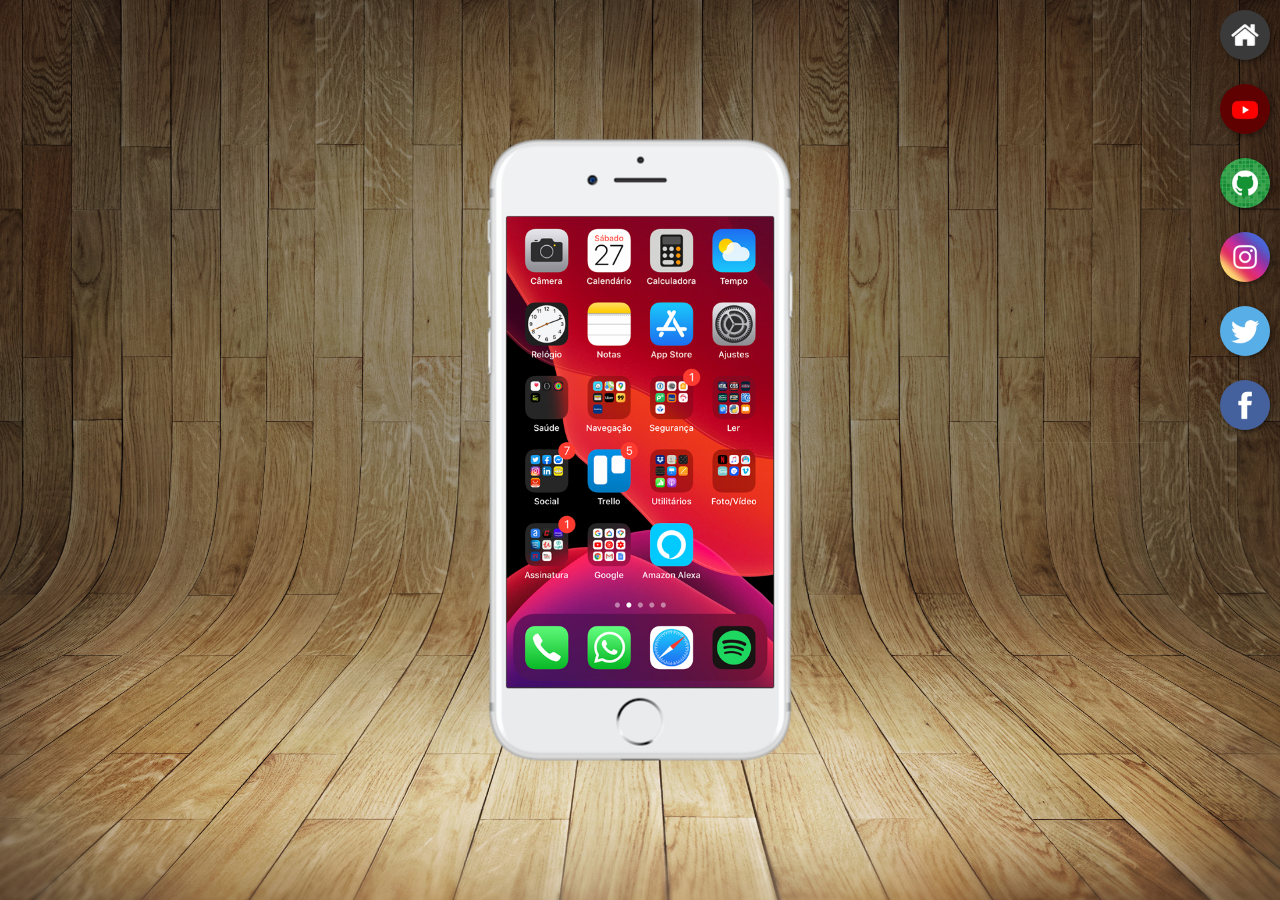
<file: index.html>
<!DOCTYPE html>
<html lang="pt-br">
<head>
    <meta charset="UTF-8">
    <meta name="viewport" content="width=device-width, initial-scale=1.0">
    <title>Projeto Social</title>
    <link rel="shortcut icon" href="assets/favicon.ico" type="image/x-icon">
    <link rel="stylesheet" href="styles/style.css">
</head>
<body>
    <main>
        <section id="telefone">
            <iframe src="pages/home.html" frameborder="0" name="tela" id="tela"></iframe>
        </section>
        <section id="redes-sociais">
            <a href="pages/home.html" target="tela"><img src="assets/imagens/logo-home.jpg" alt="home"></a><br>
            <a href="pages/youtube.html" target="tela"><img src="assets/imagens/logo-youtube.jpg" alt="youtube"></a><br>
            <a href="pages/github.html" target="tela"><img src="assets/imagens/logo-github.jpg" alt="github"></a><br>
            <a href="pages/instagram.html" target="tela"><img src="assets/imagens/logo-instagram.jpg" alt="instagram"></a><br>
            <a href="pages/twitter.html" target="tela"><img src="assets/imagens/logo-twitter.jpg" alt="twitter"></a><br>
            <a href="pages/facebook.html" target="tela"><img src="assets/imagens/logo-facebook.jpg" alt="facebook"></a>
        </section>
    </main>
</body>
</html>
</file>
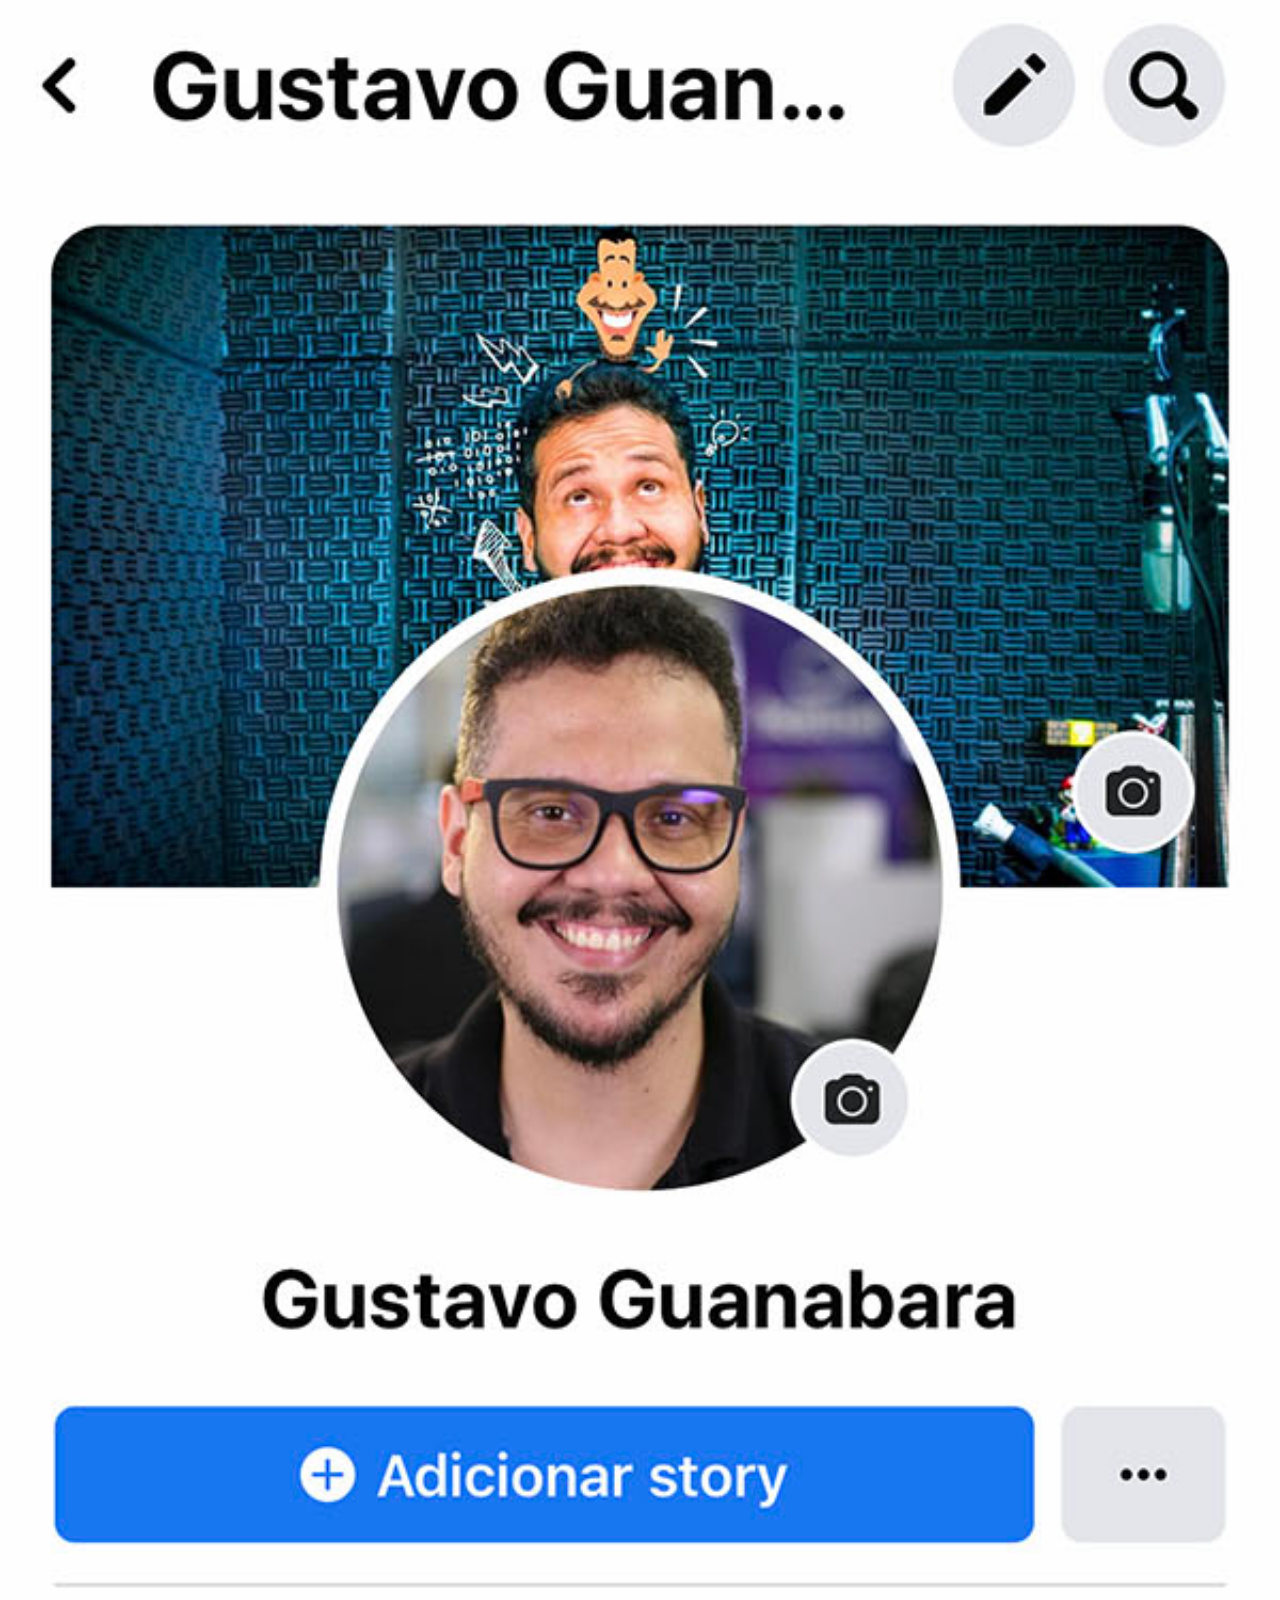
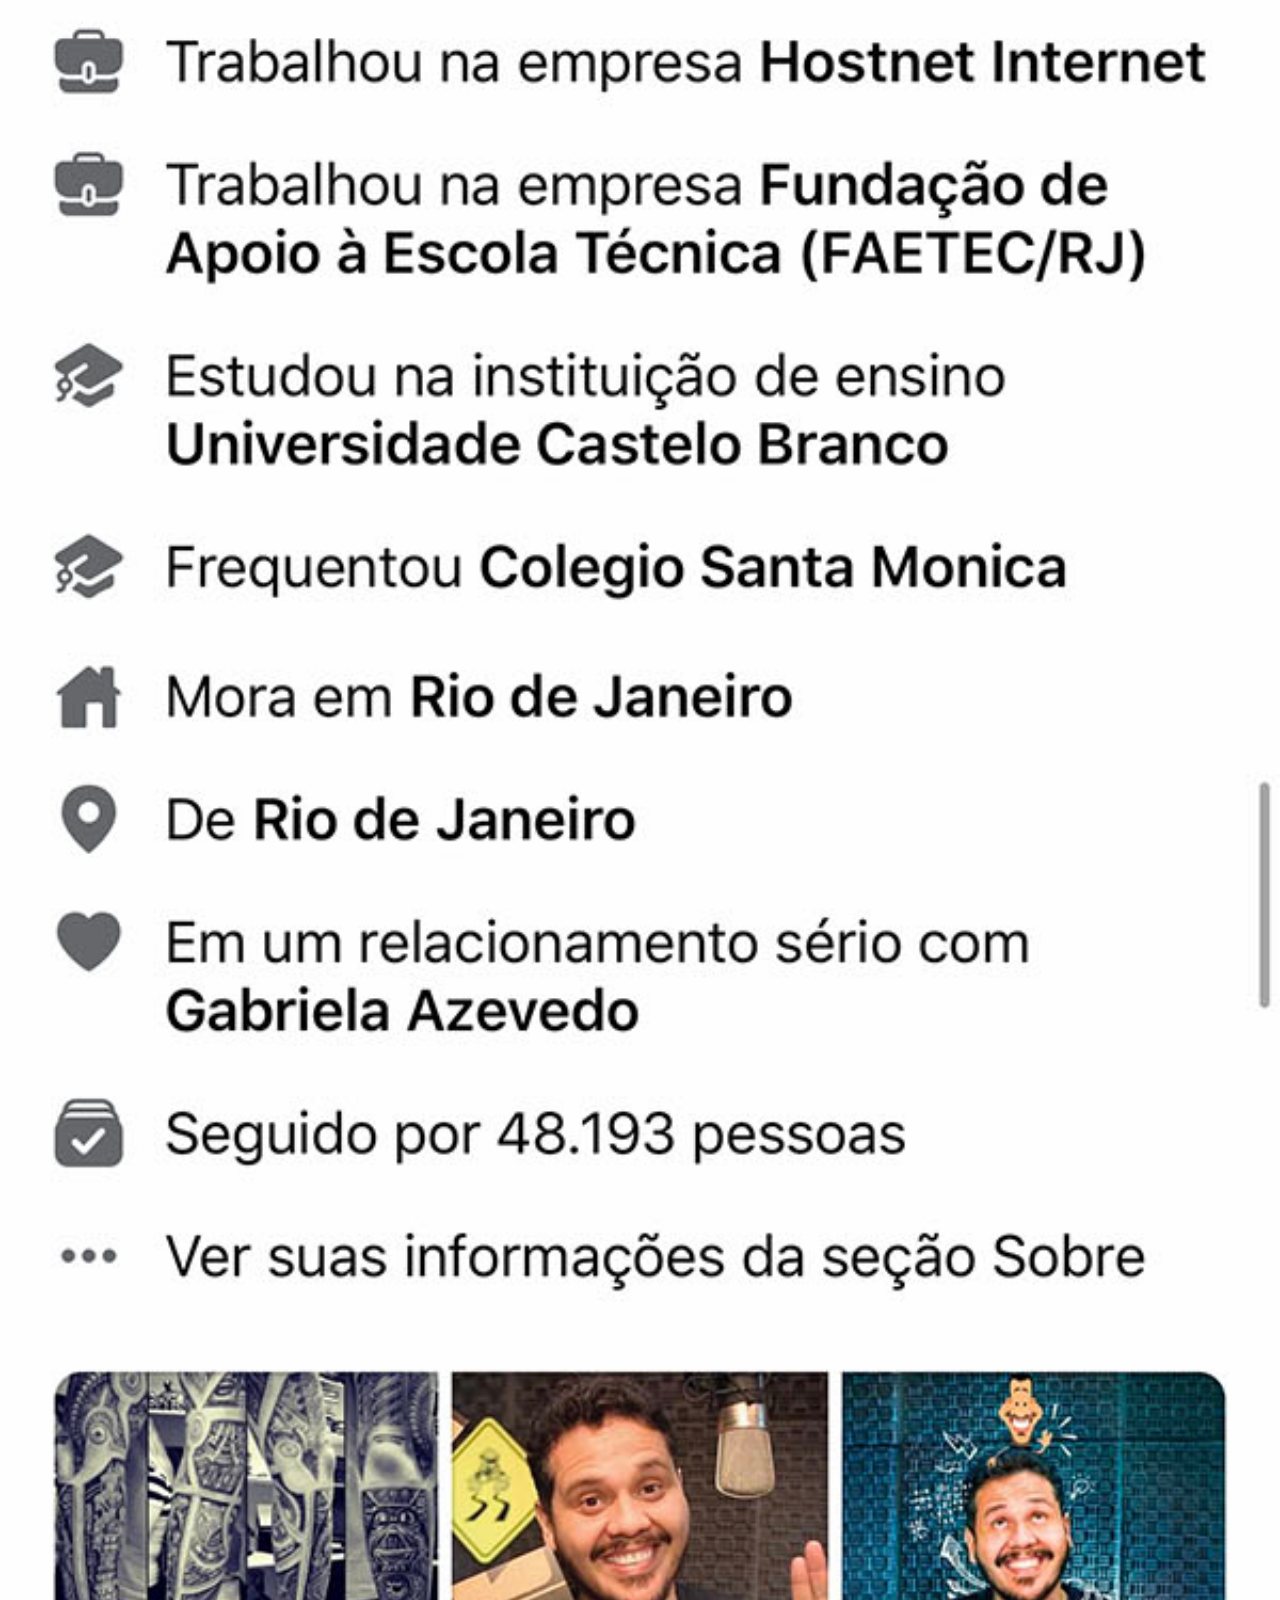
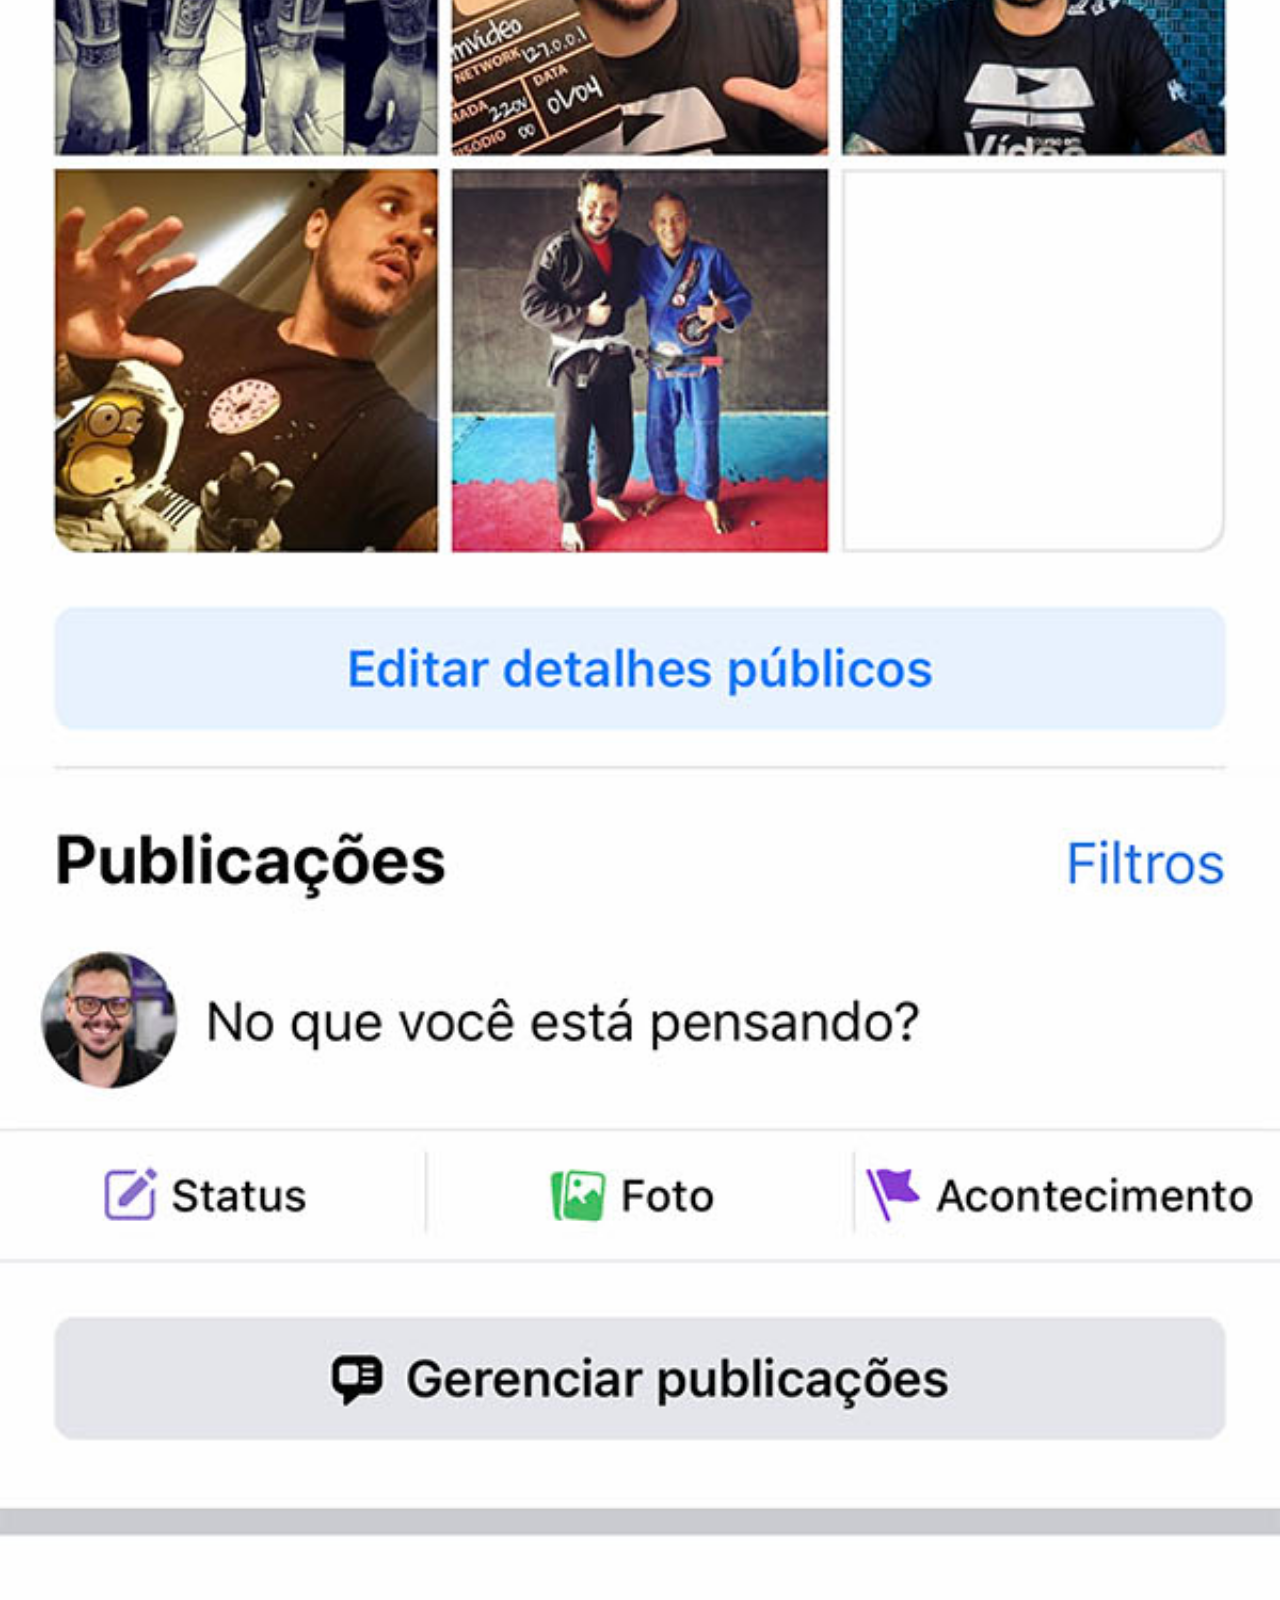
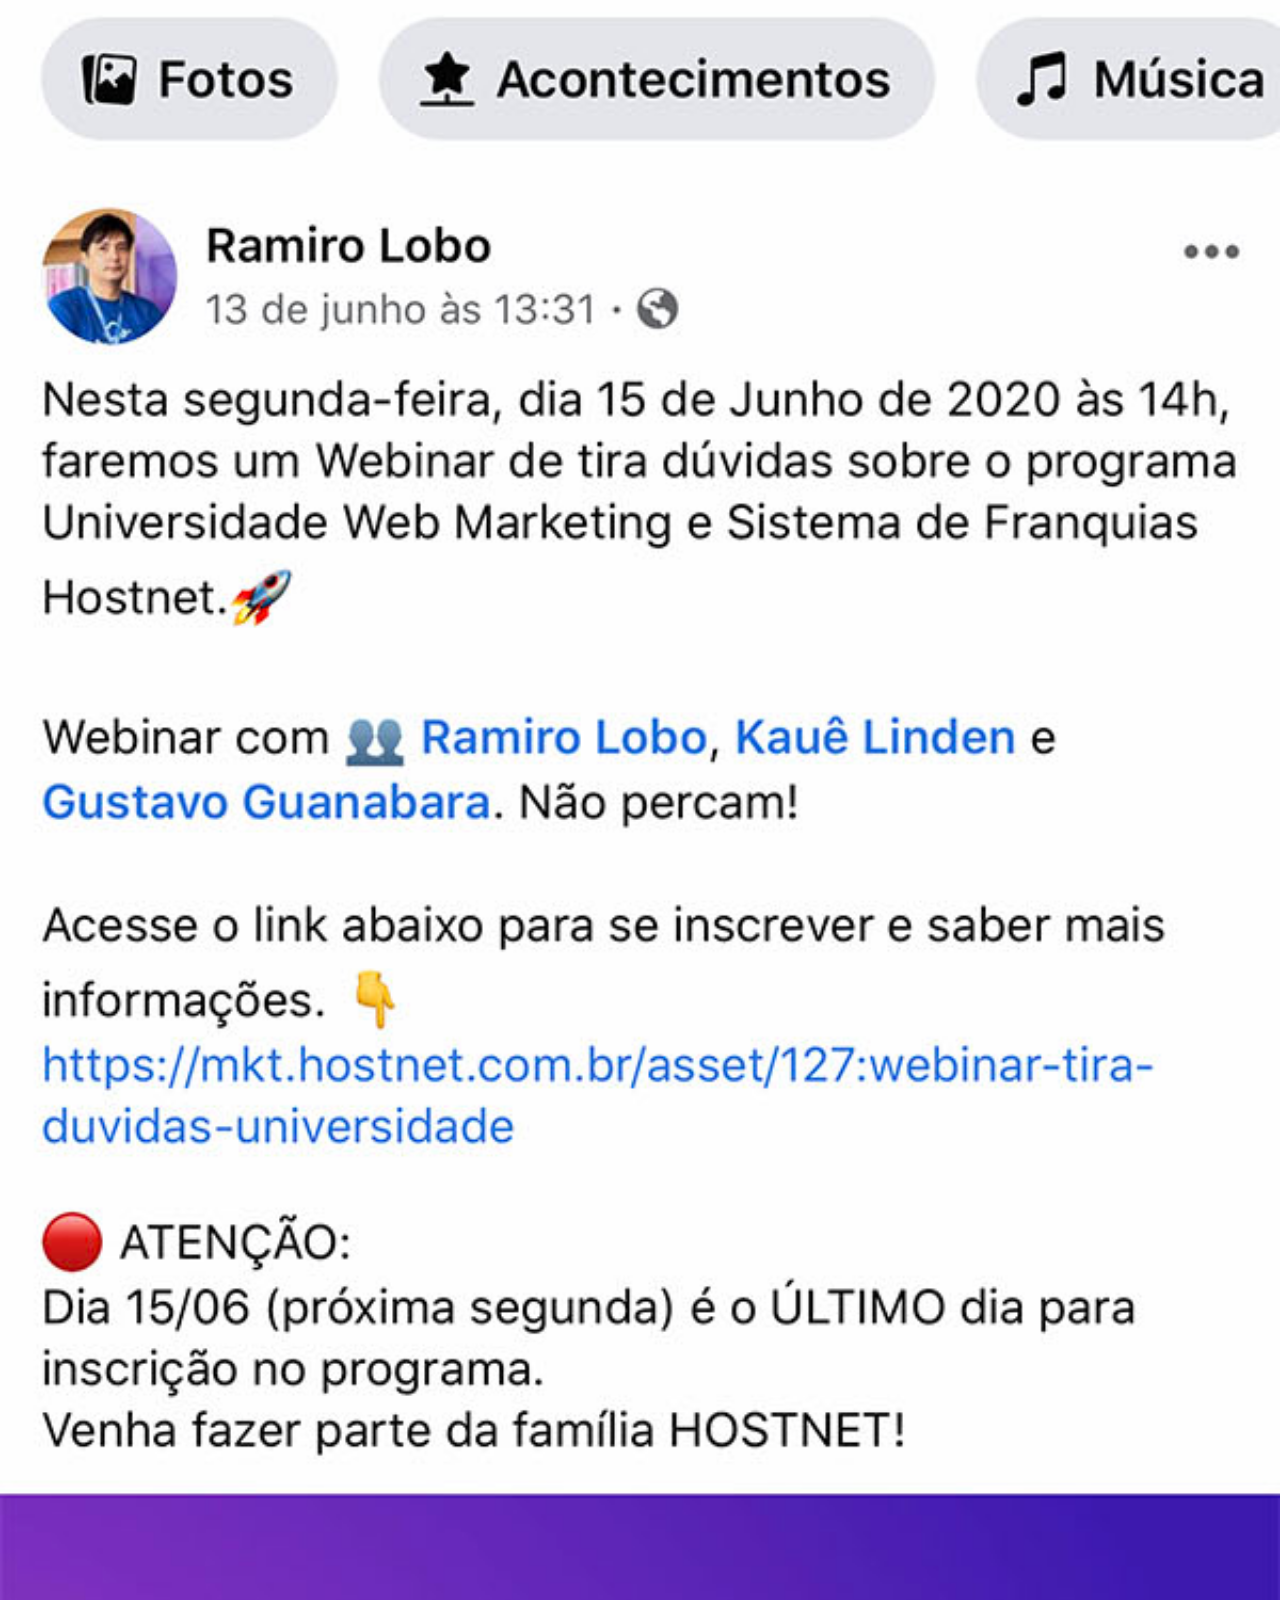
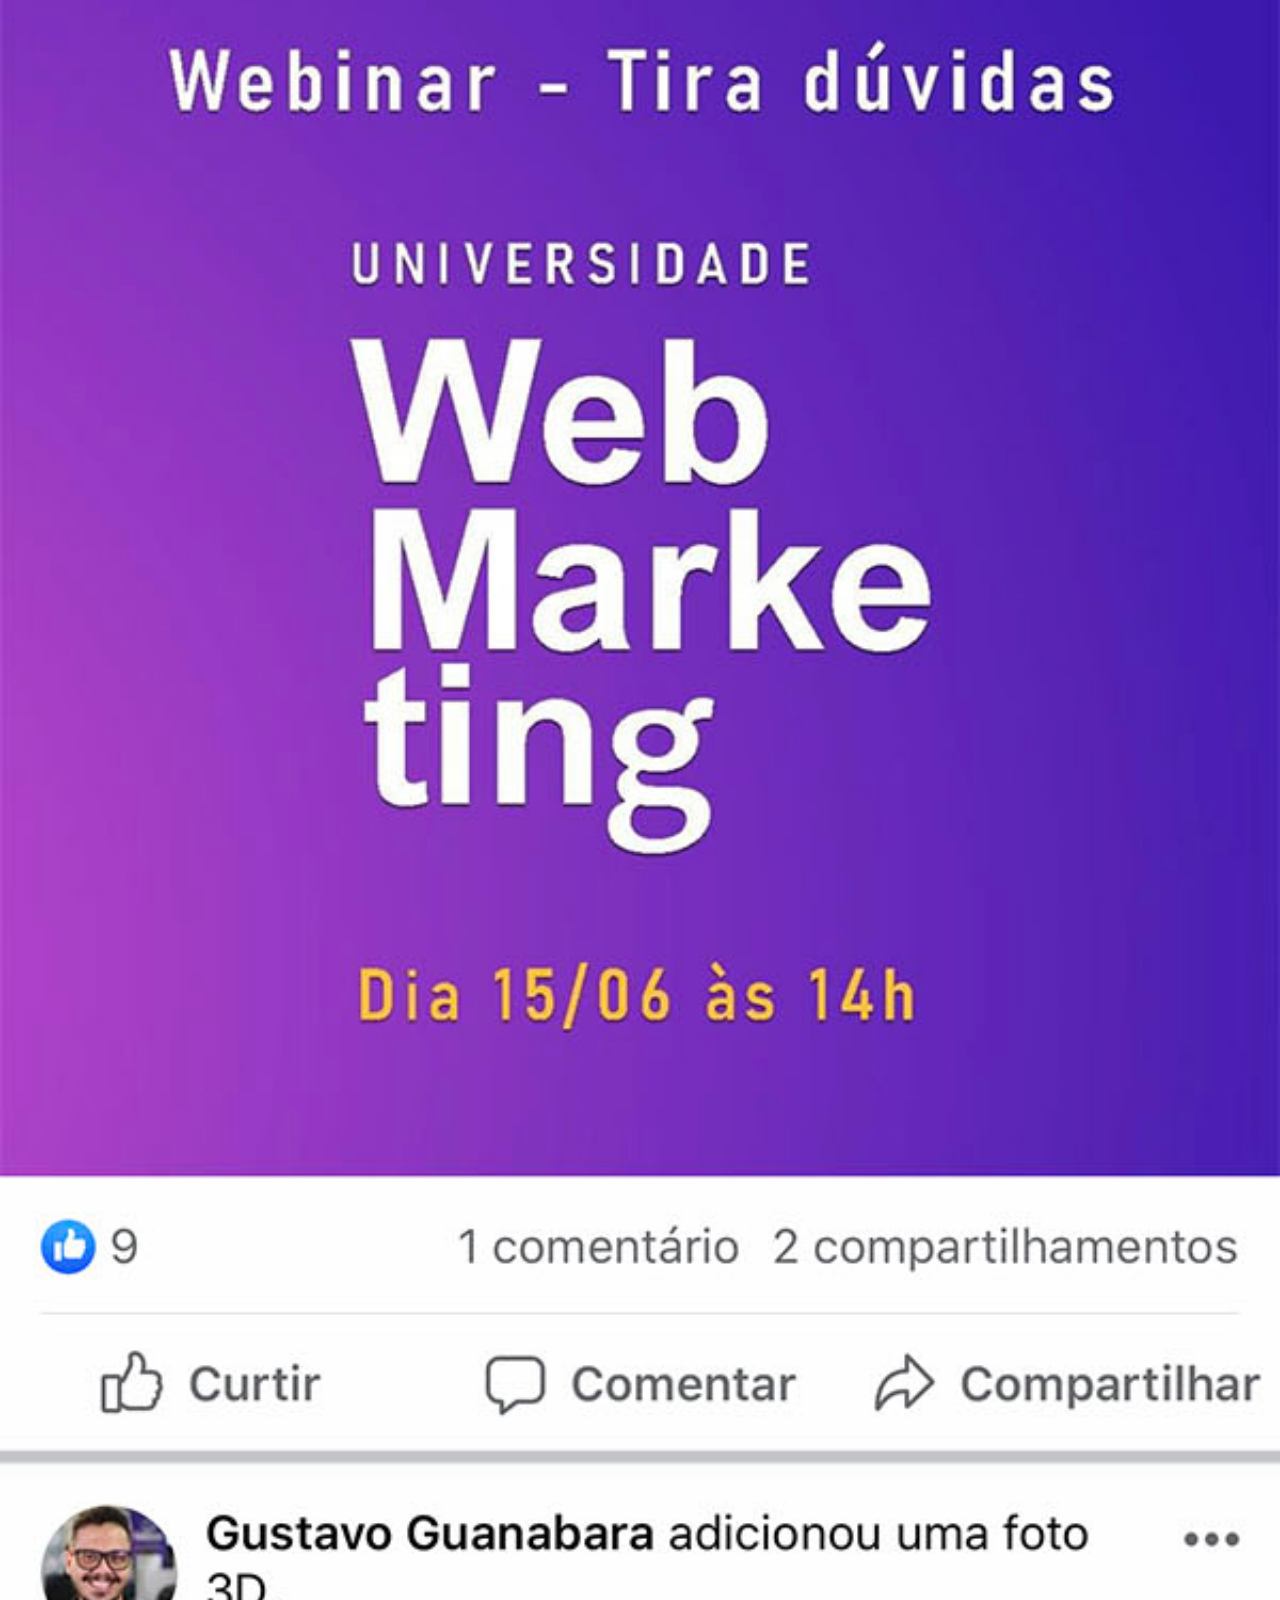
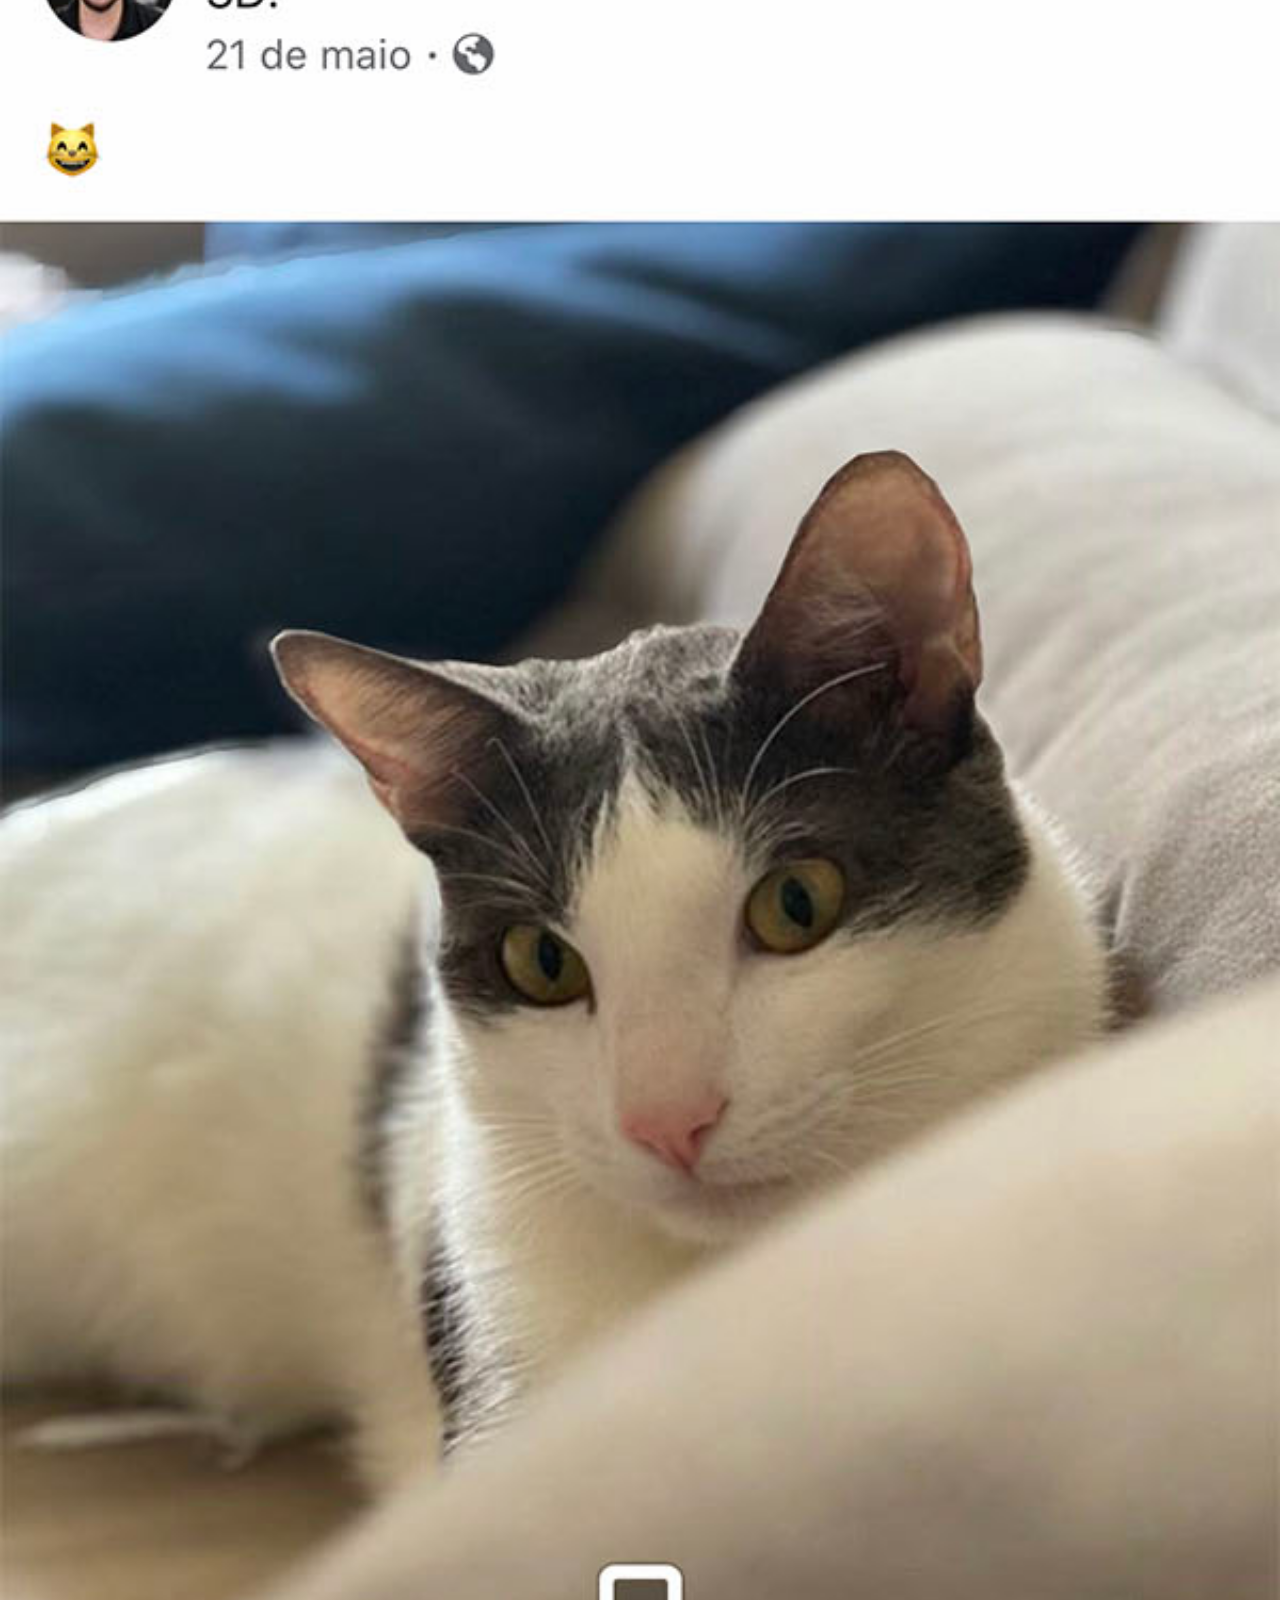
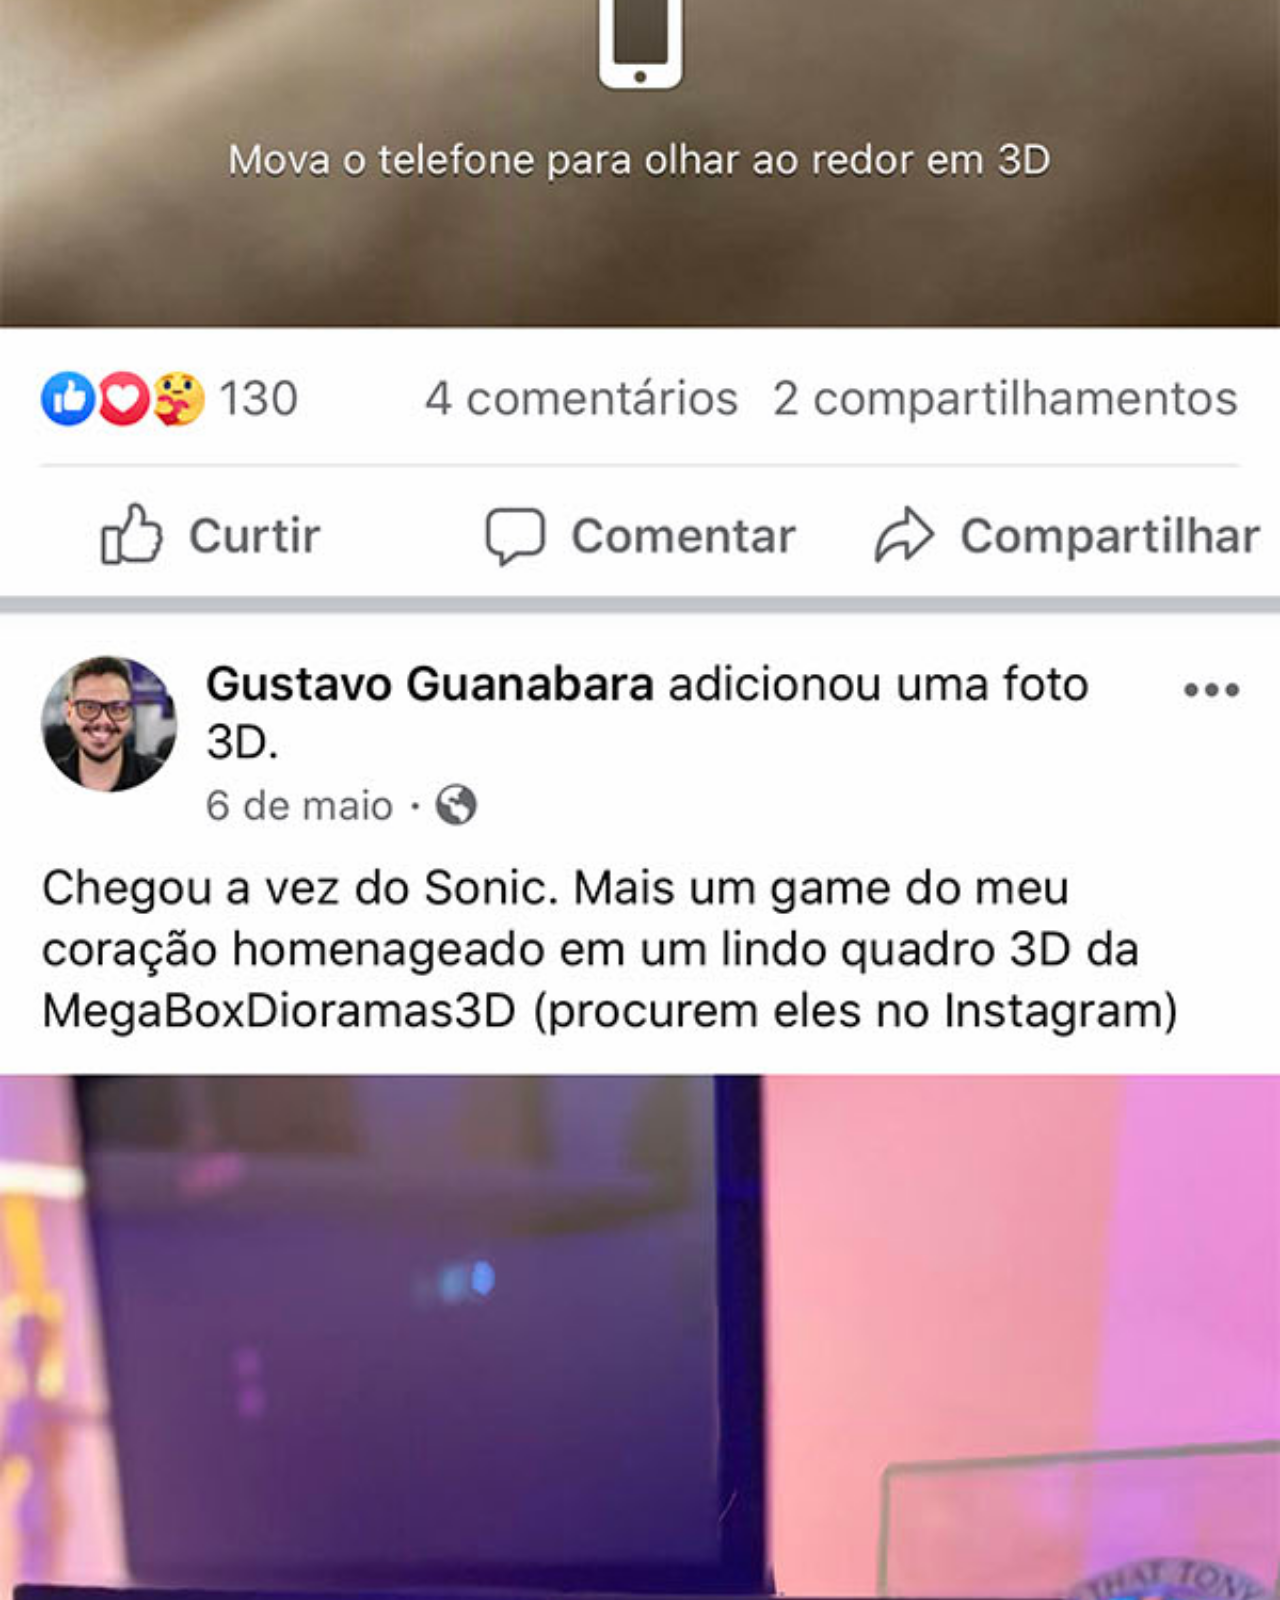
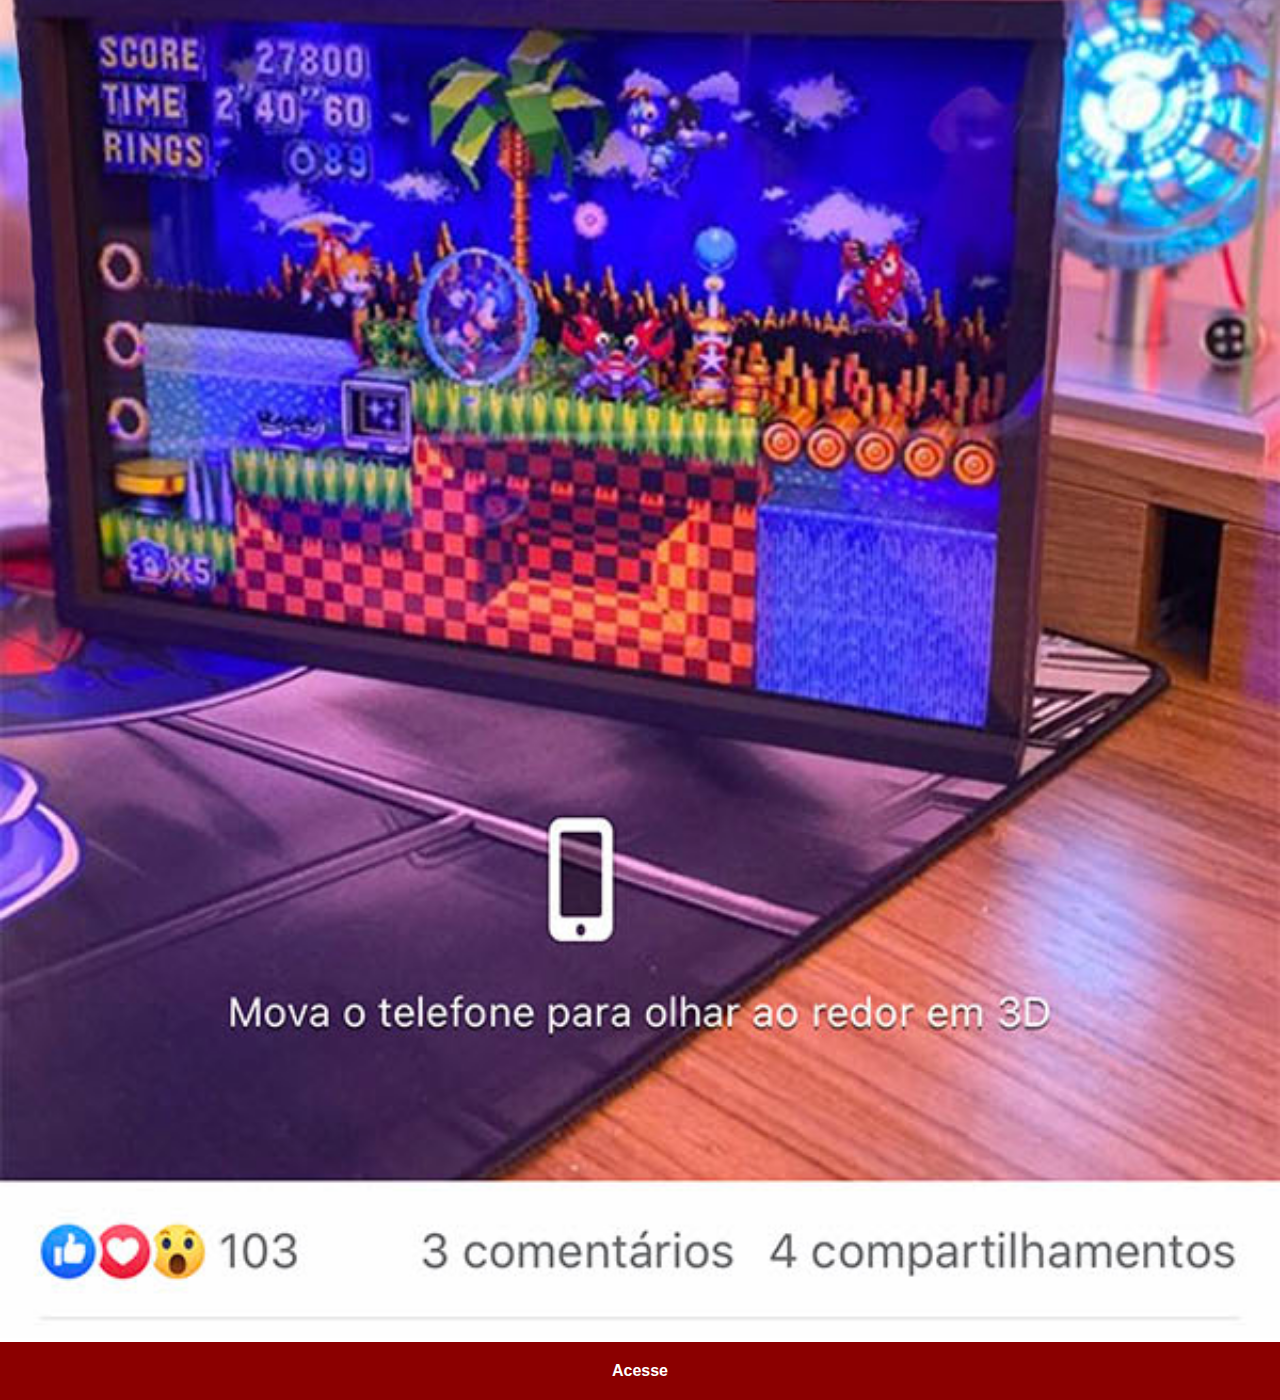
<file: pages/facebook.html>
<!DOCTYPE html>
<html lang="pt-br">
<head>
    <meta charset="UTF-8">
    <meta name="viewport" content="width=device-width, initial-scale=1.0">
    <title>facebook</title>
    <link rel="stylesheet" href="../styles/social.css">
</head>
<body>
    <img src="../assets/imagens/tela-facebook.jpg" alt="facebook">
    <a href="https://www.facebook.com/gustavoguanabara" target="_blank">Acesse</a>
</body>
</html>
</file>
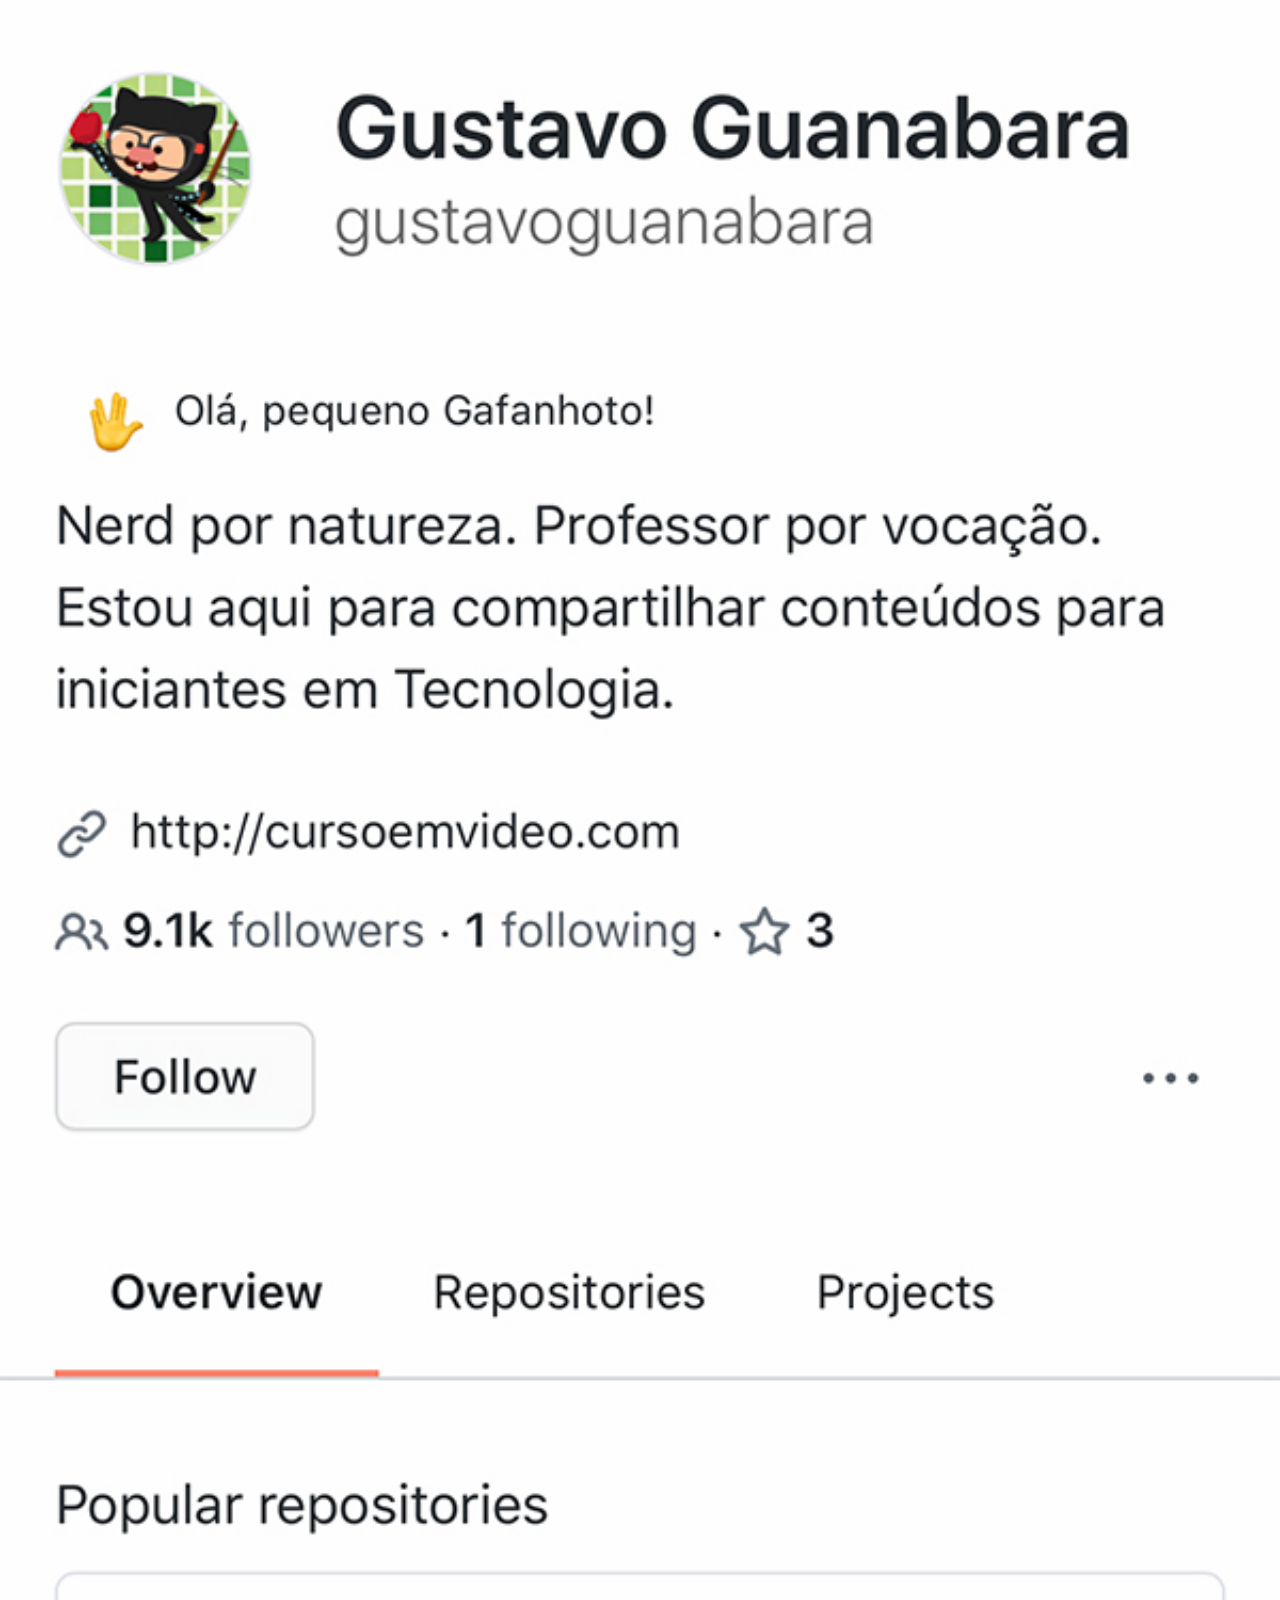
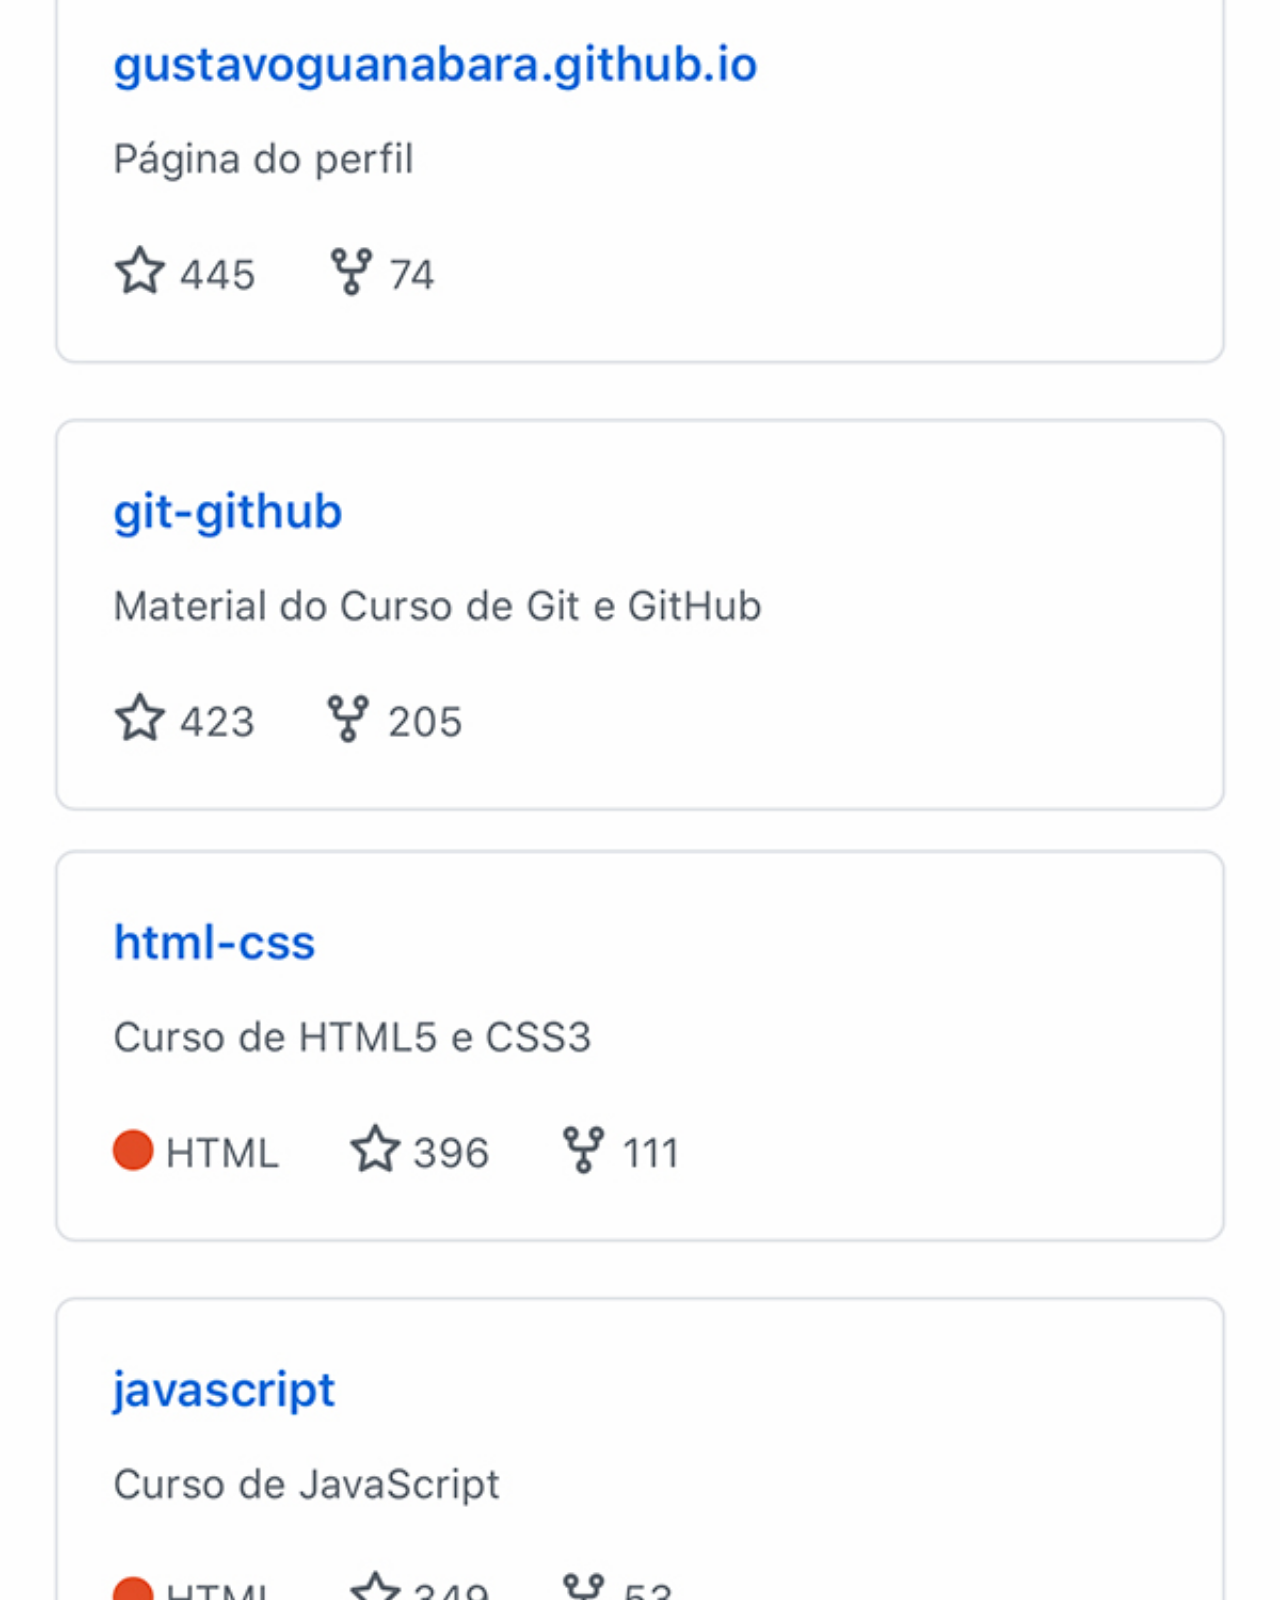
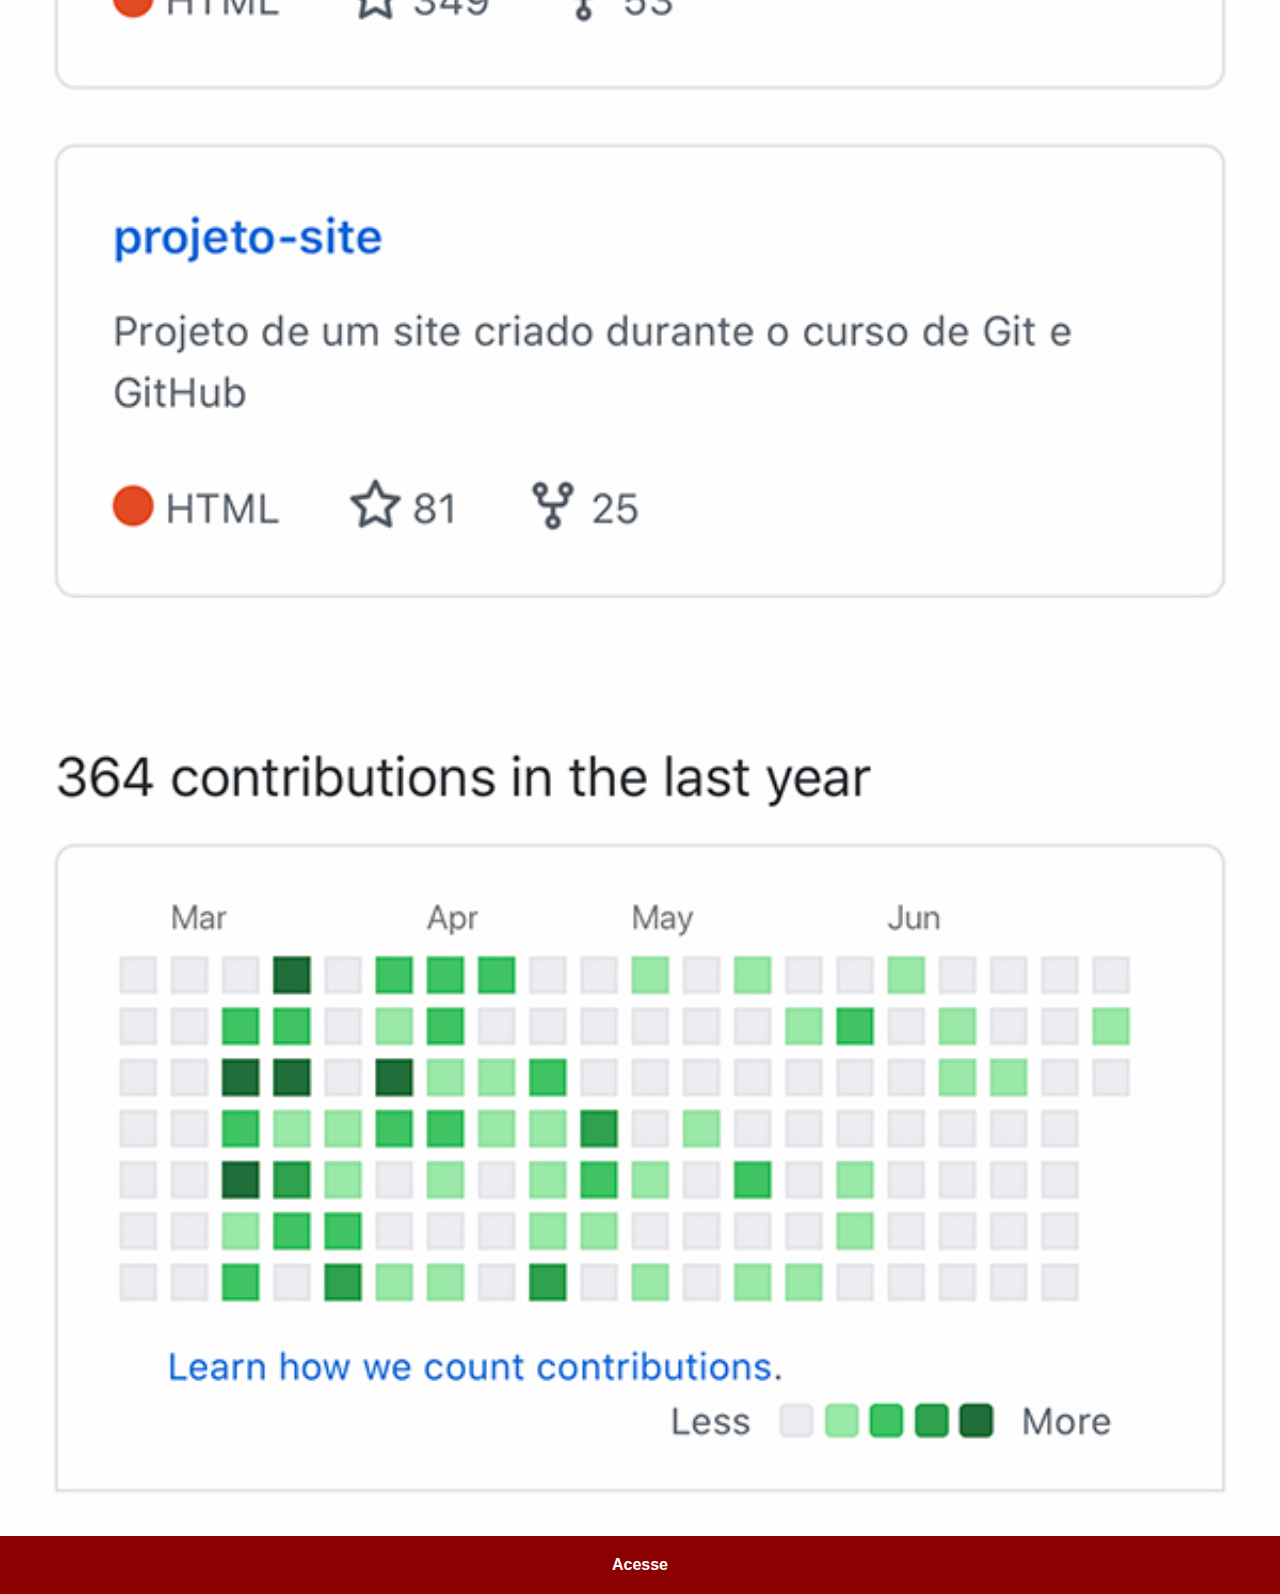
<file: pages/github.html>
<!DOCTYPE html>
<html lang="pt-br">
<head>
    <meta charset="UTF-8">
    <meta name="viewport" content="width=device-width, initial-scale=1.0">
    <title>github</title>
    <link rel="stylesheet" href="../styles/social.css">
</head>
<body>
    <img src="../assets/imagens/tela-github.jpg" alt="github">
    <a href="https://github.com/gustavoguanabara" target="_blank">Acesse</a>
</body>
</html>
</file>
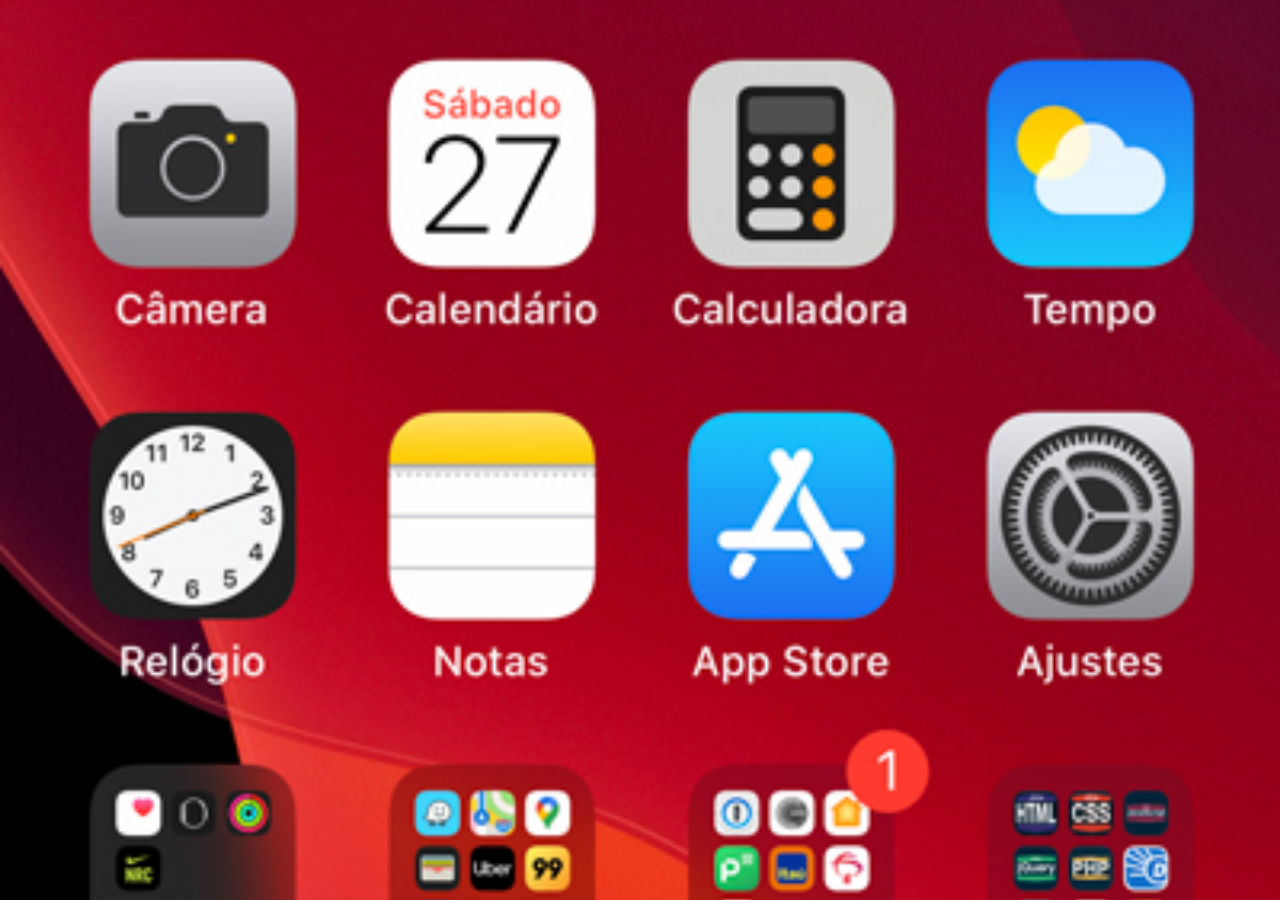
<file: pages/home.html>
<!DOCTYPE html>
<html lang="pt-br">
<head>
    <meta charset="UTF-8">
    <meta name="viewport" content="width=device-width, initial-scale=1.0">
    <title>home</title>
    <style>
        *{
            margin: 0px;
            padding: 0px;
        }

        body{
            height: 100vh;
            width: 100vw;
            background: black url(../assets/imagens/tela-home.jpg) no-repeat top center;
            background-size: cover;
        }
    </style>
</head>
<body>
    
</body>
</html>
</file>
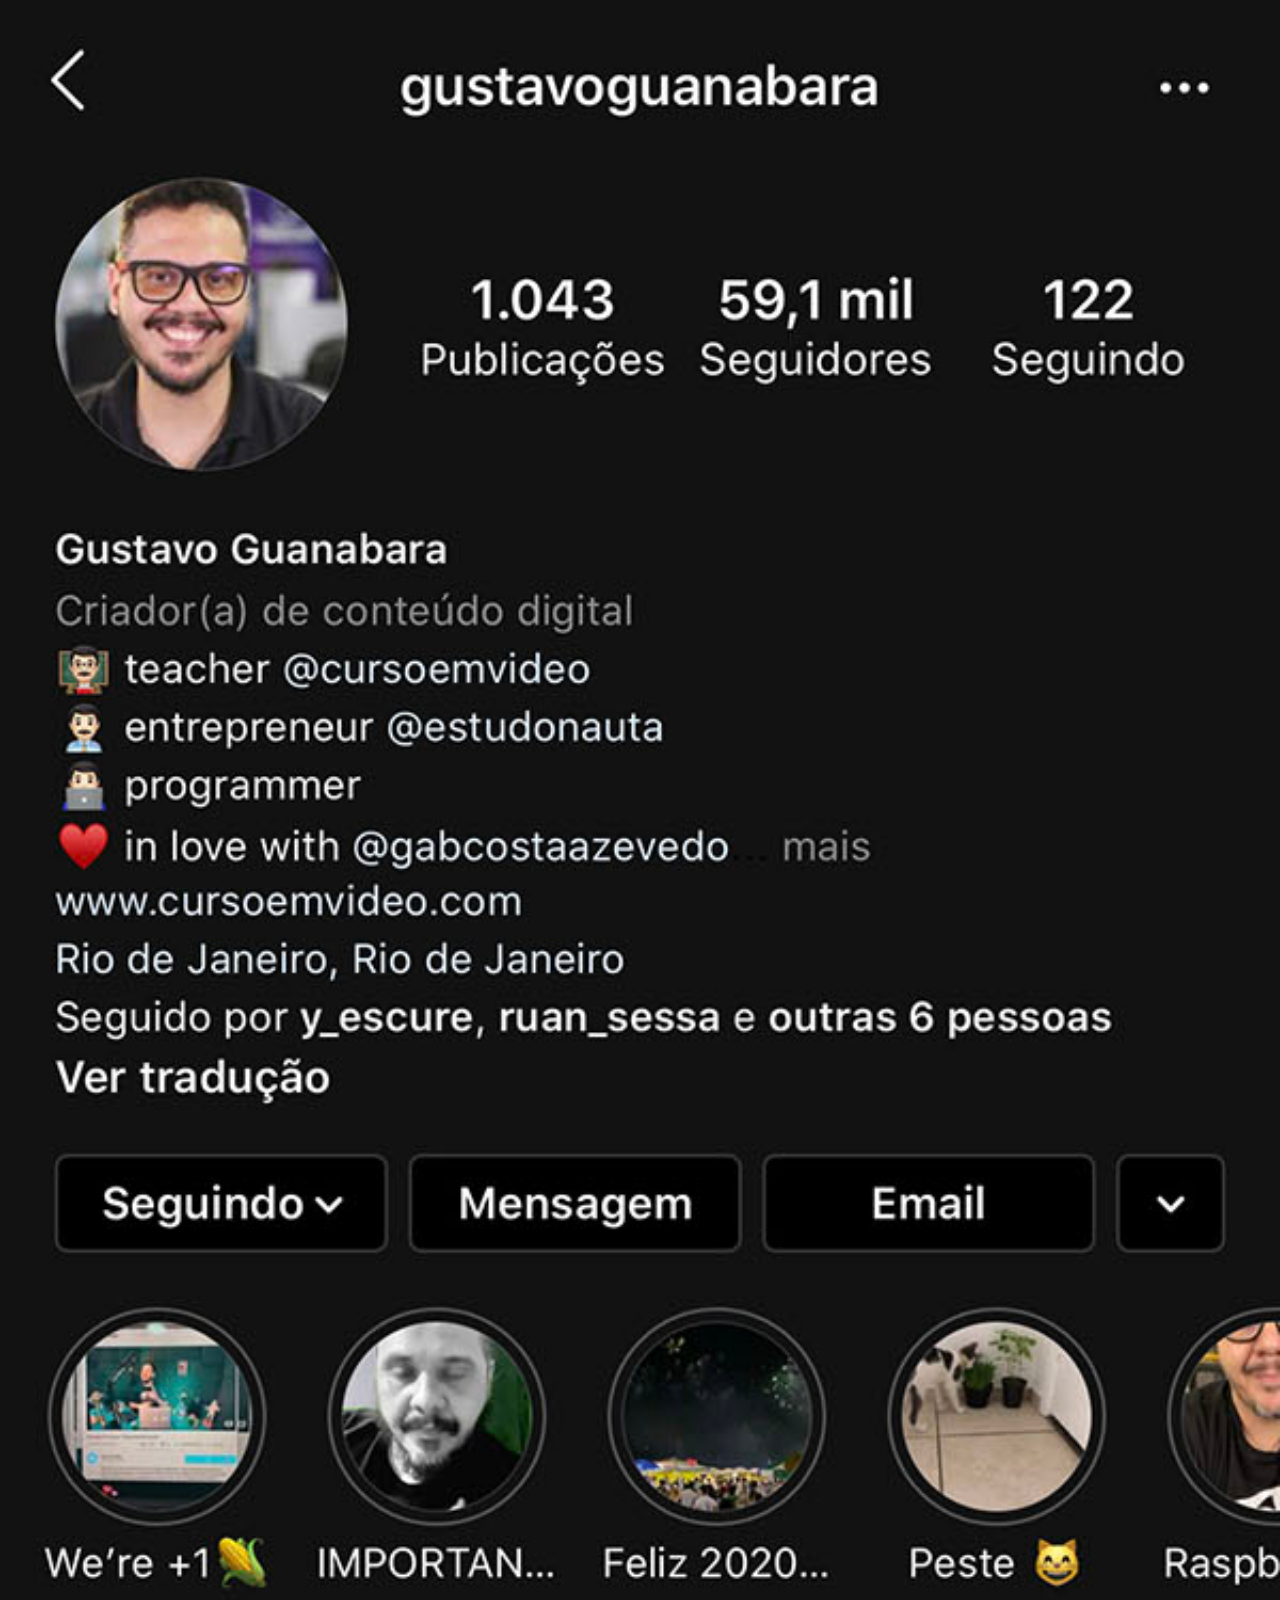
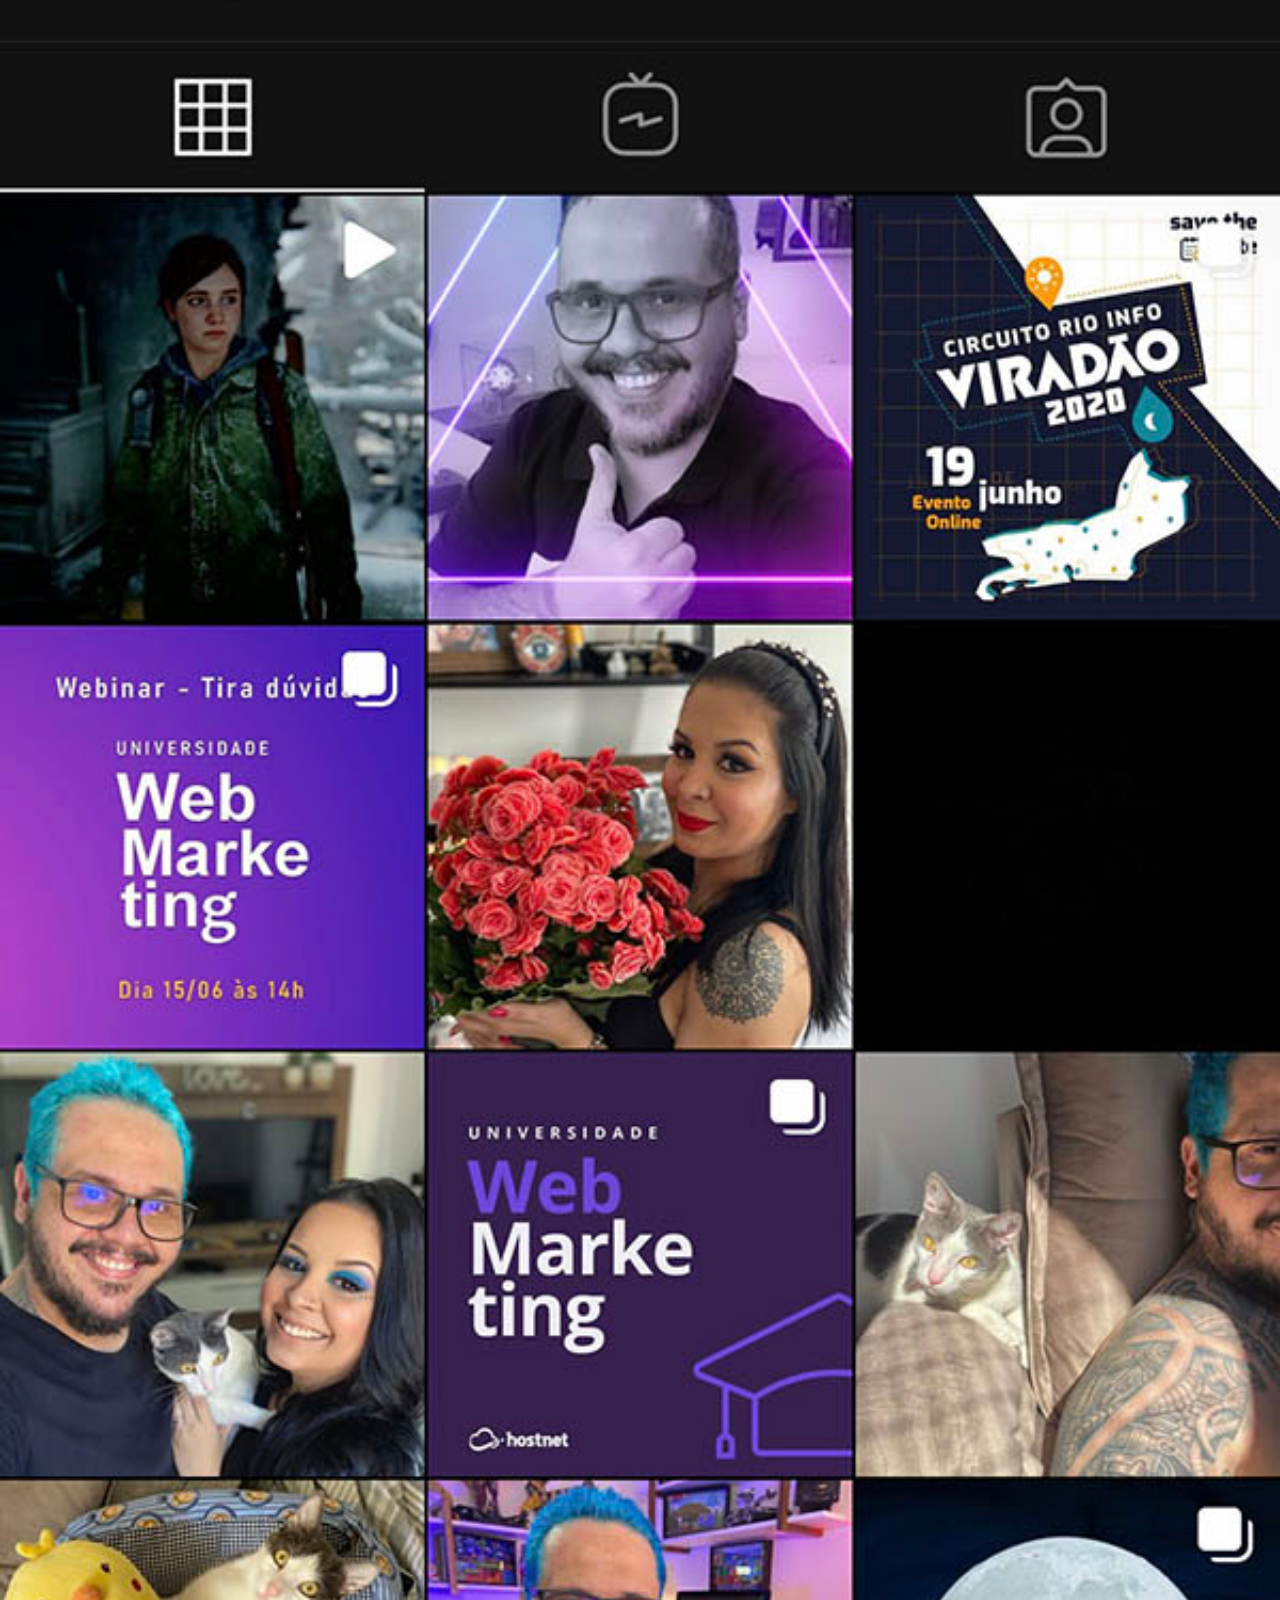
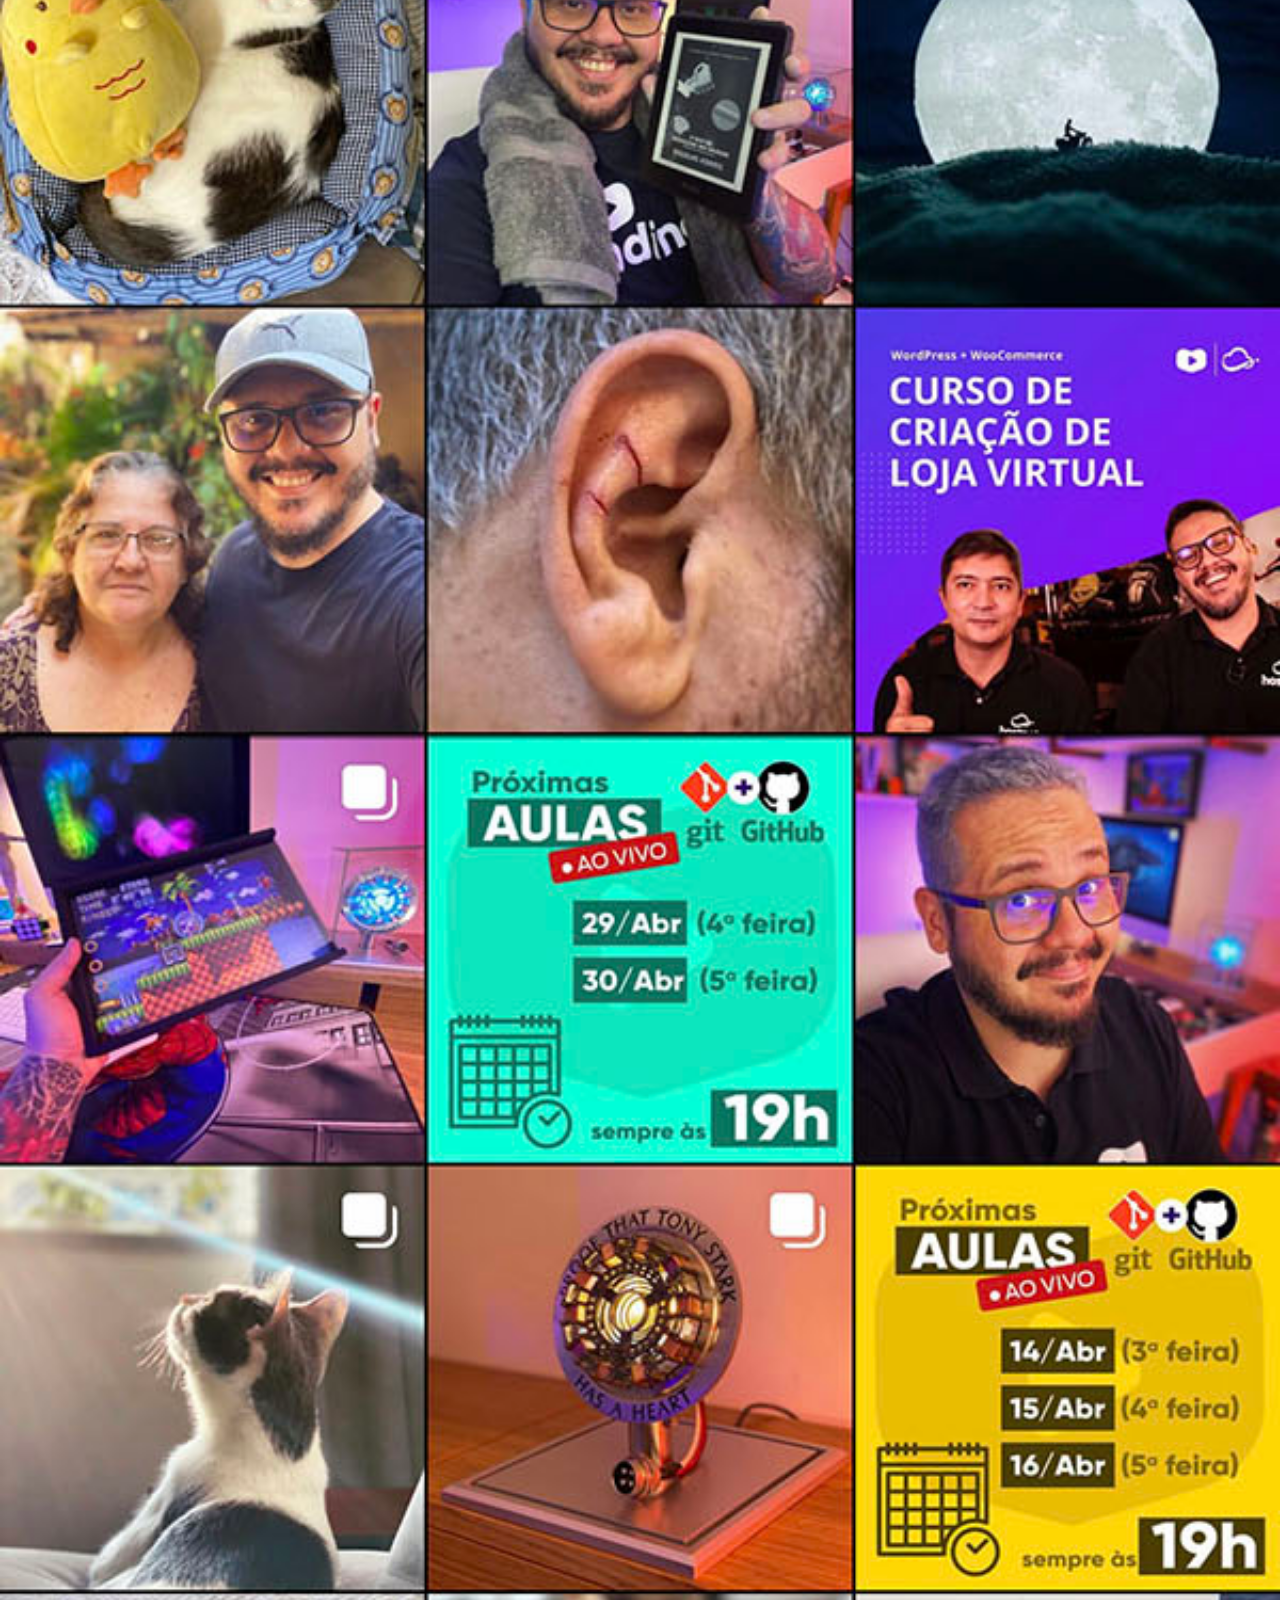
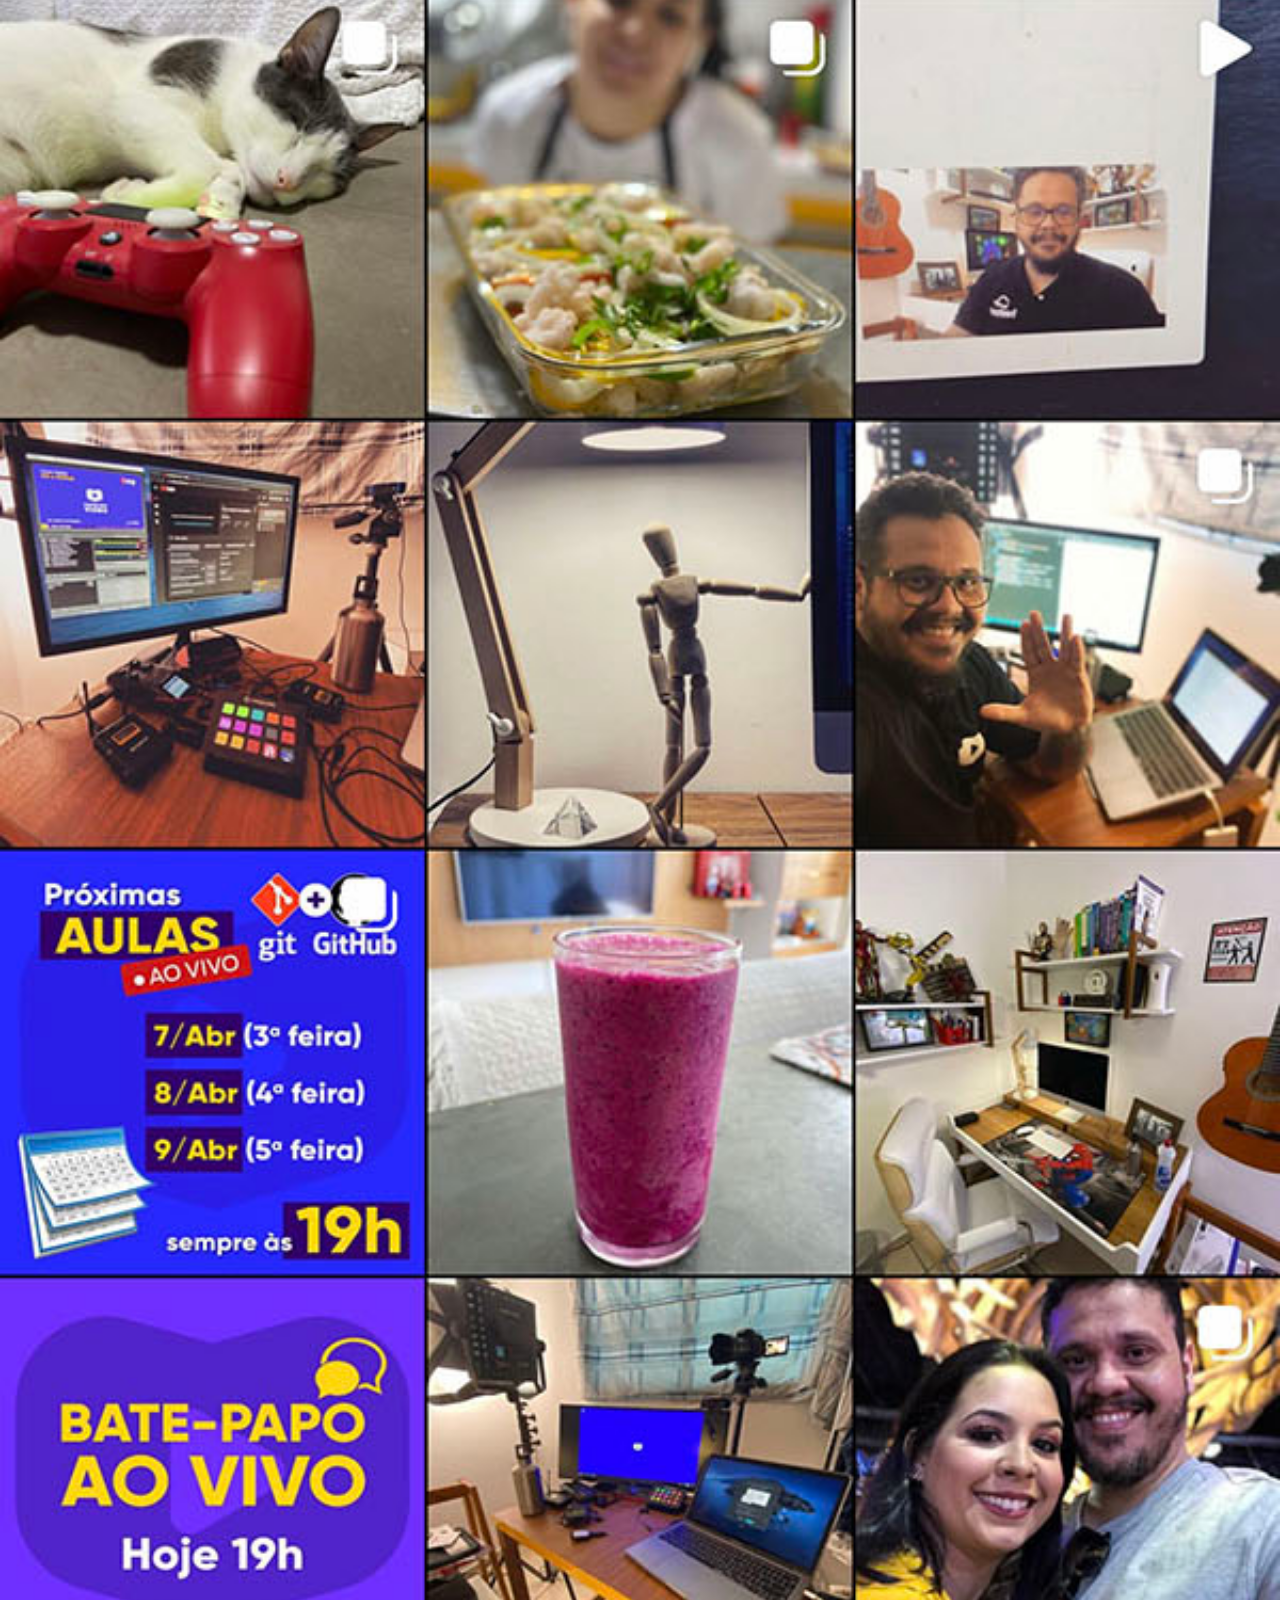
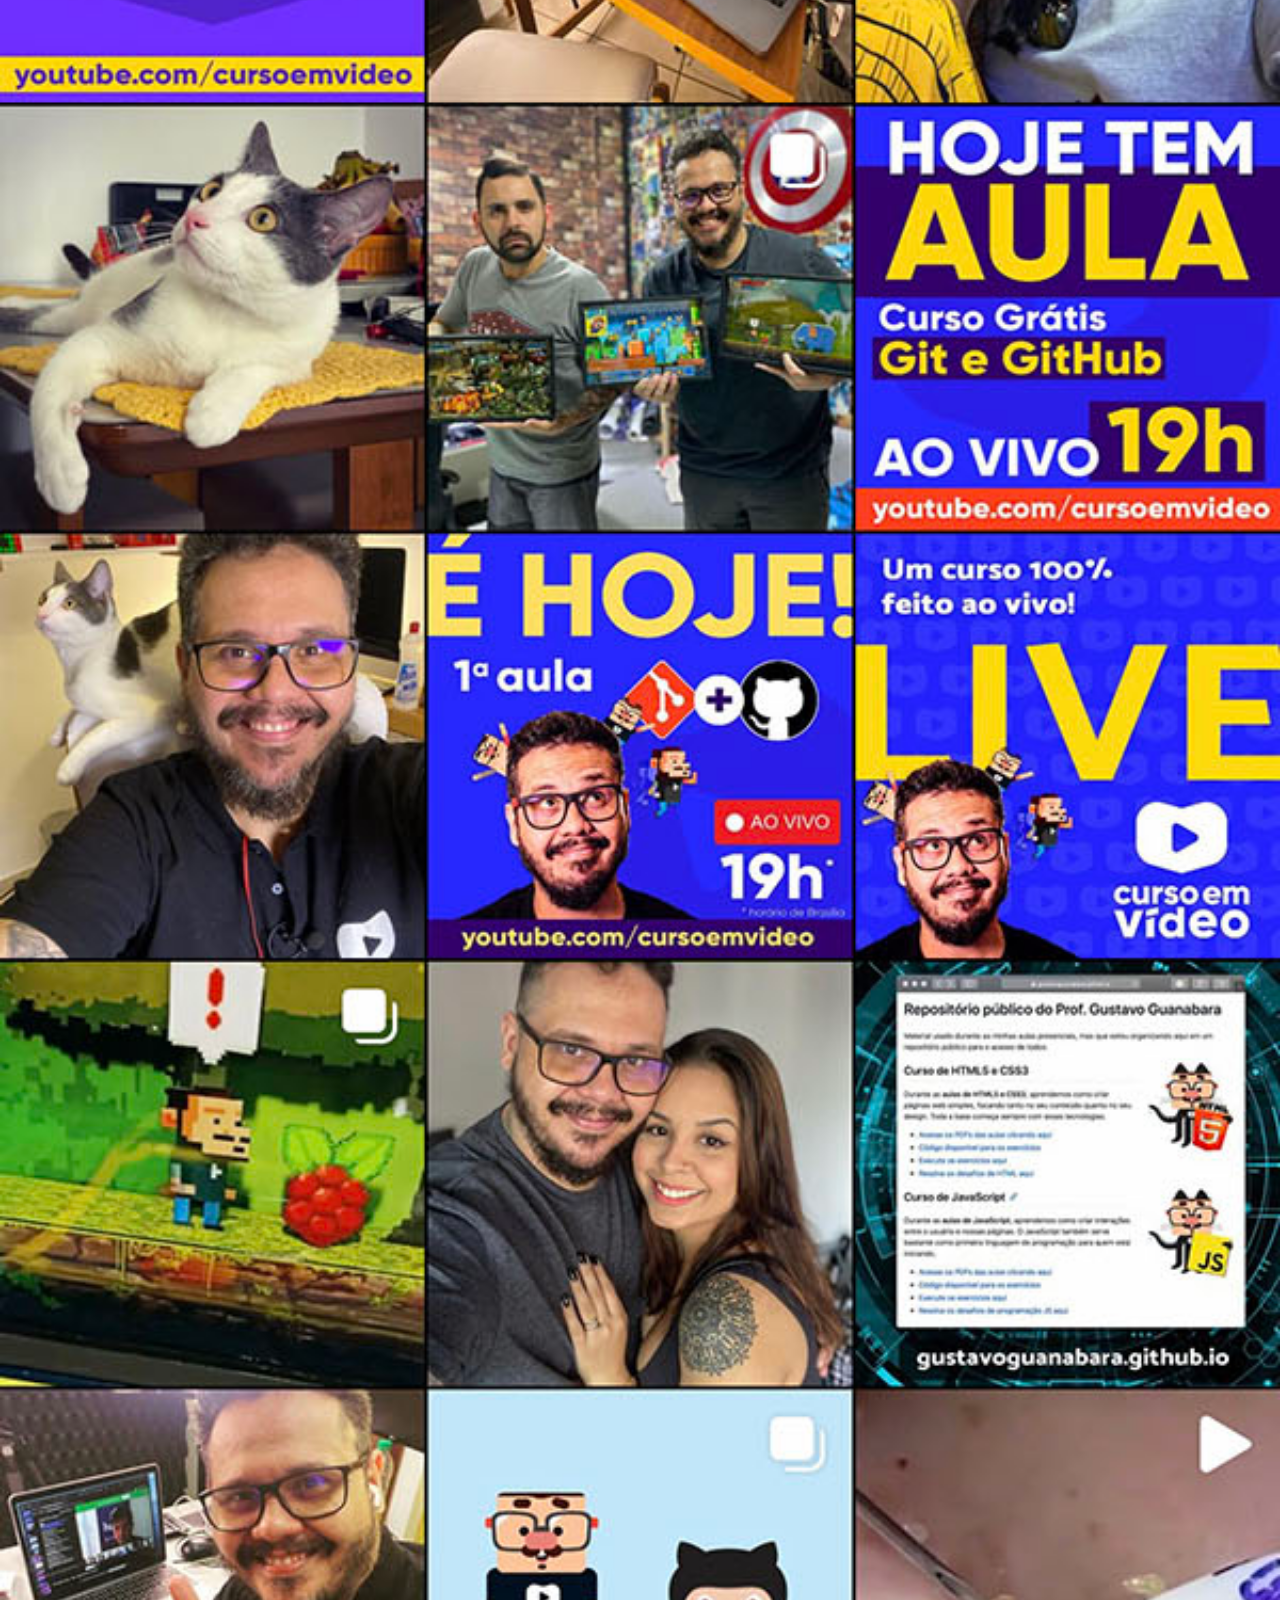
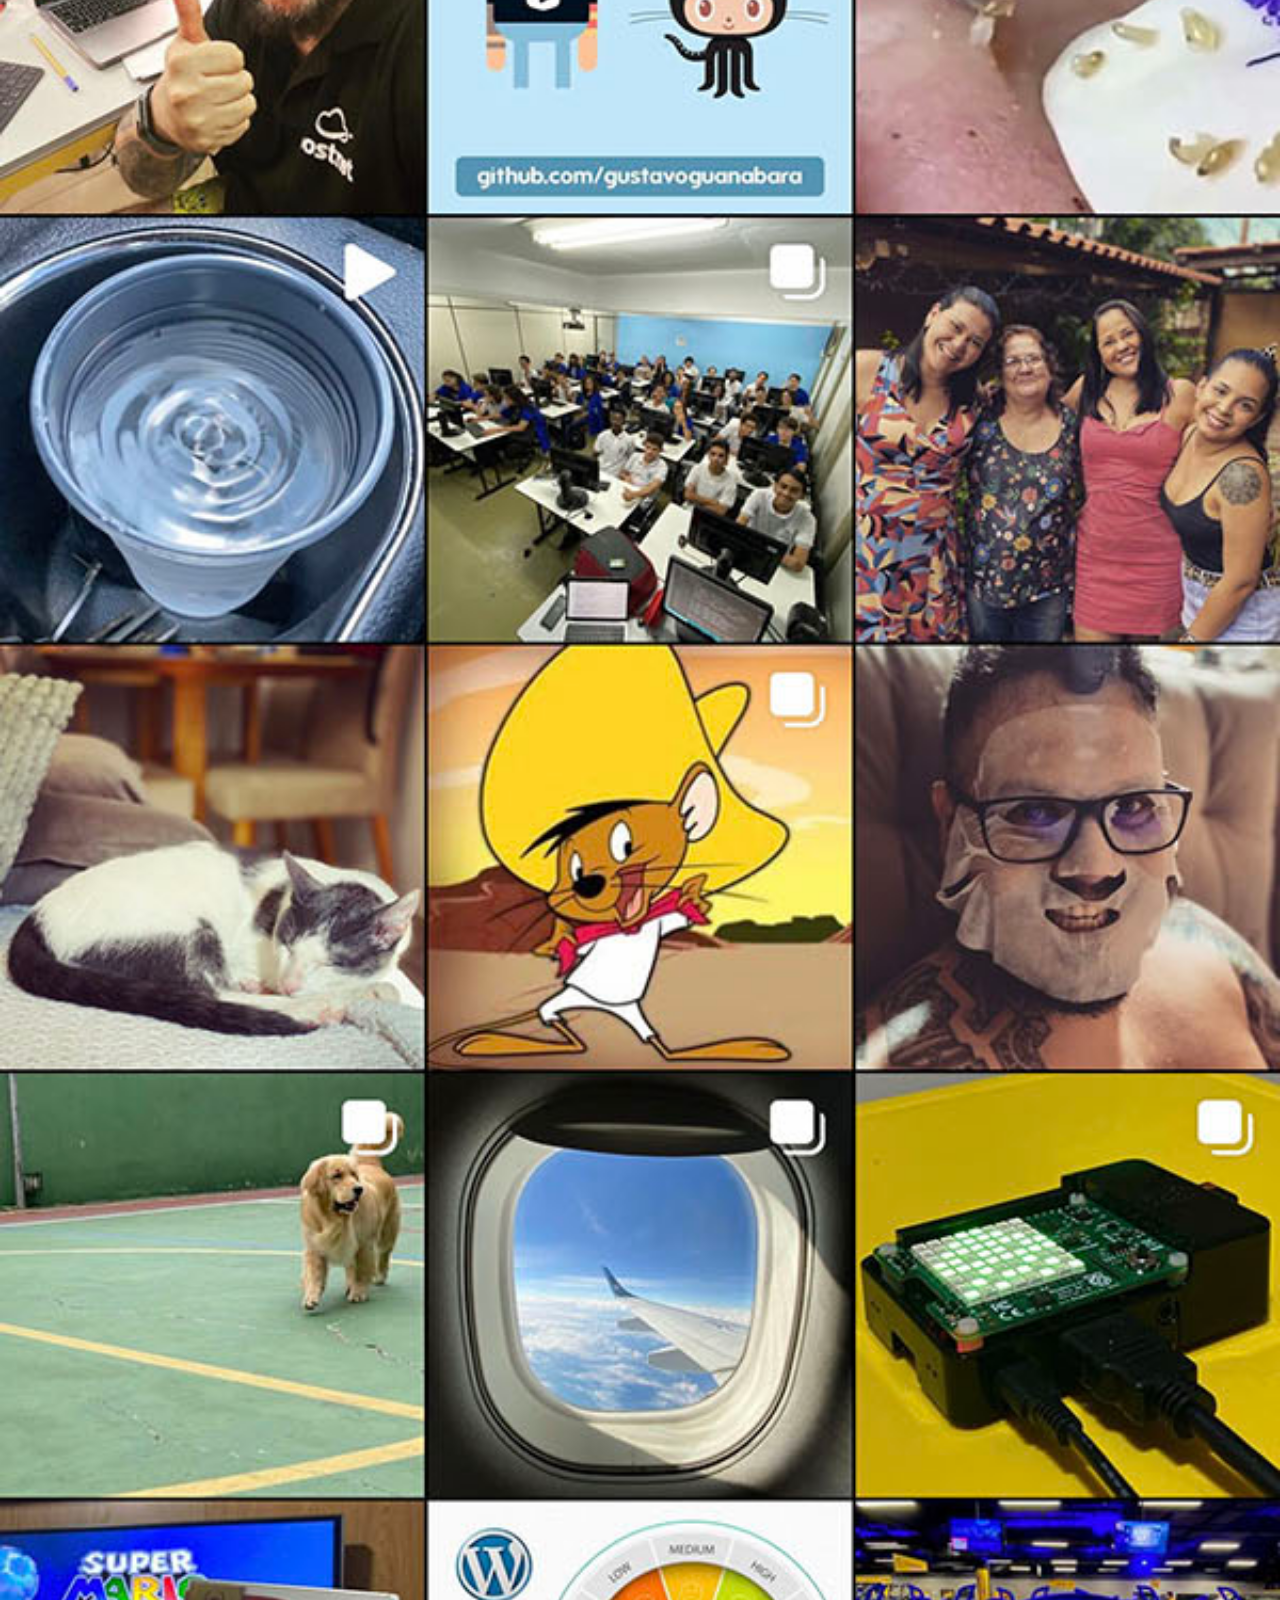
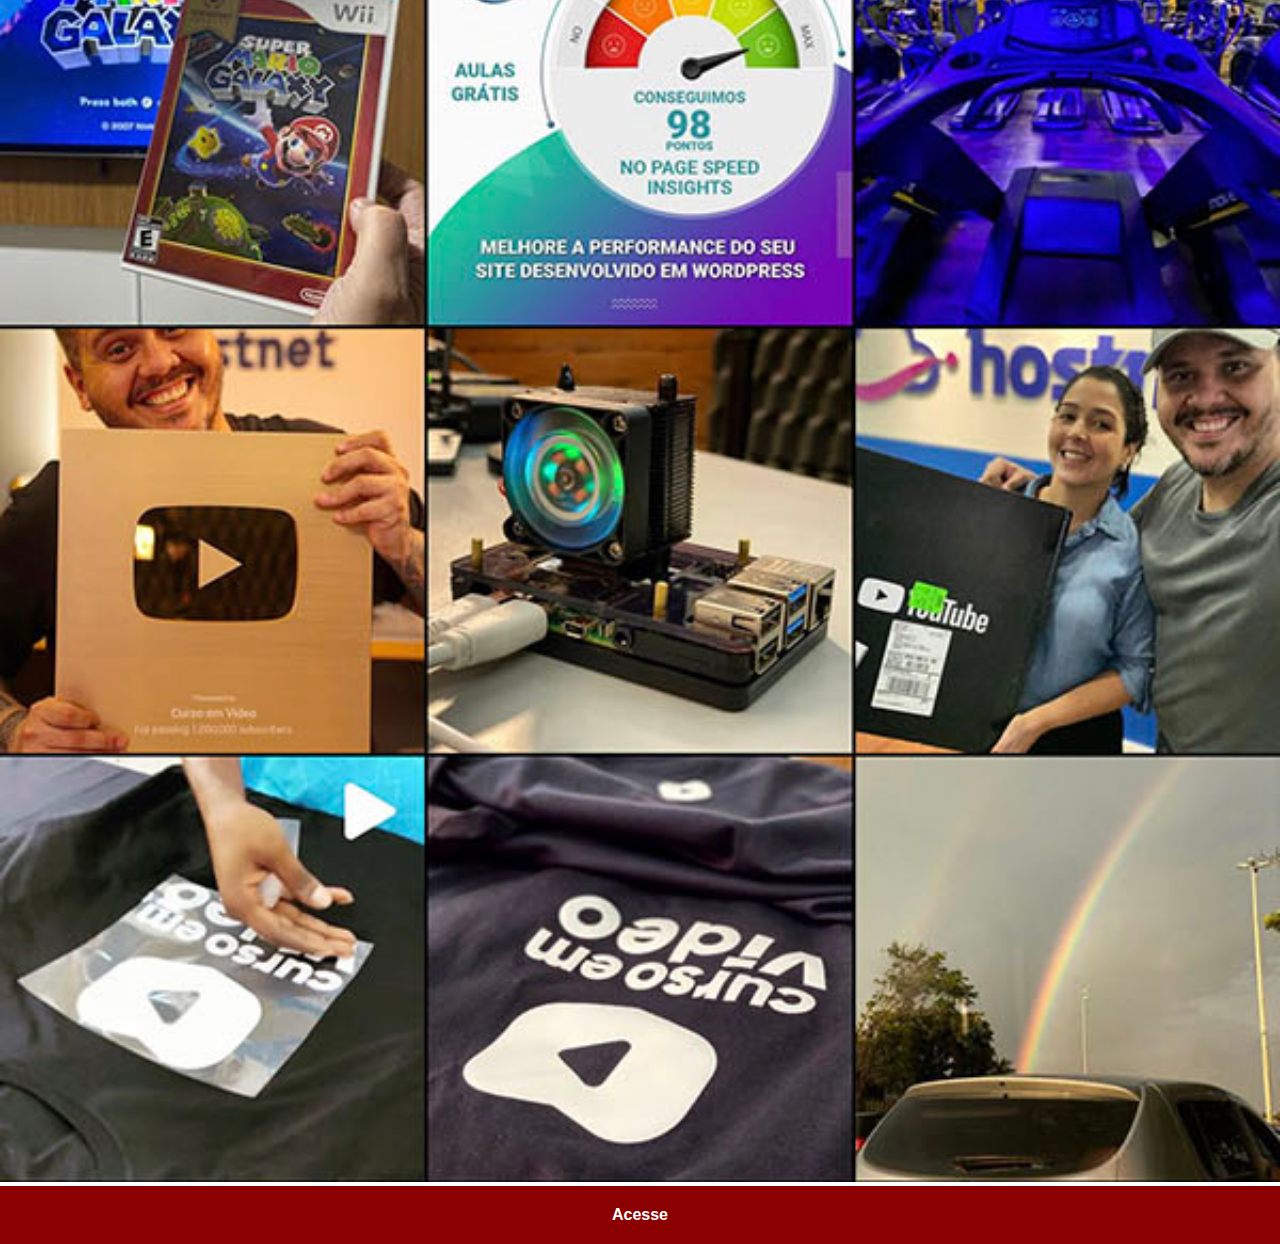
<file: pages/instagram.html>
<!DOCTYPE html>
<html lang="pt-br">
<head>
    <meta charset="UTF-8">
    <meta name="viewport" content="width=device-width, initial-scale=1.0">
    <title>instagram</title>
    <link rel="stylesheet" href="../styles/social.css">
</head>
<body>
    <img src="../assets/imagens/tela-instagram.jpg" alt="instagram">
    <a href="https://instagram.com/gustavoguanabara" target="_blank">Acesse</a>
</body>
</html>
</file>
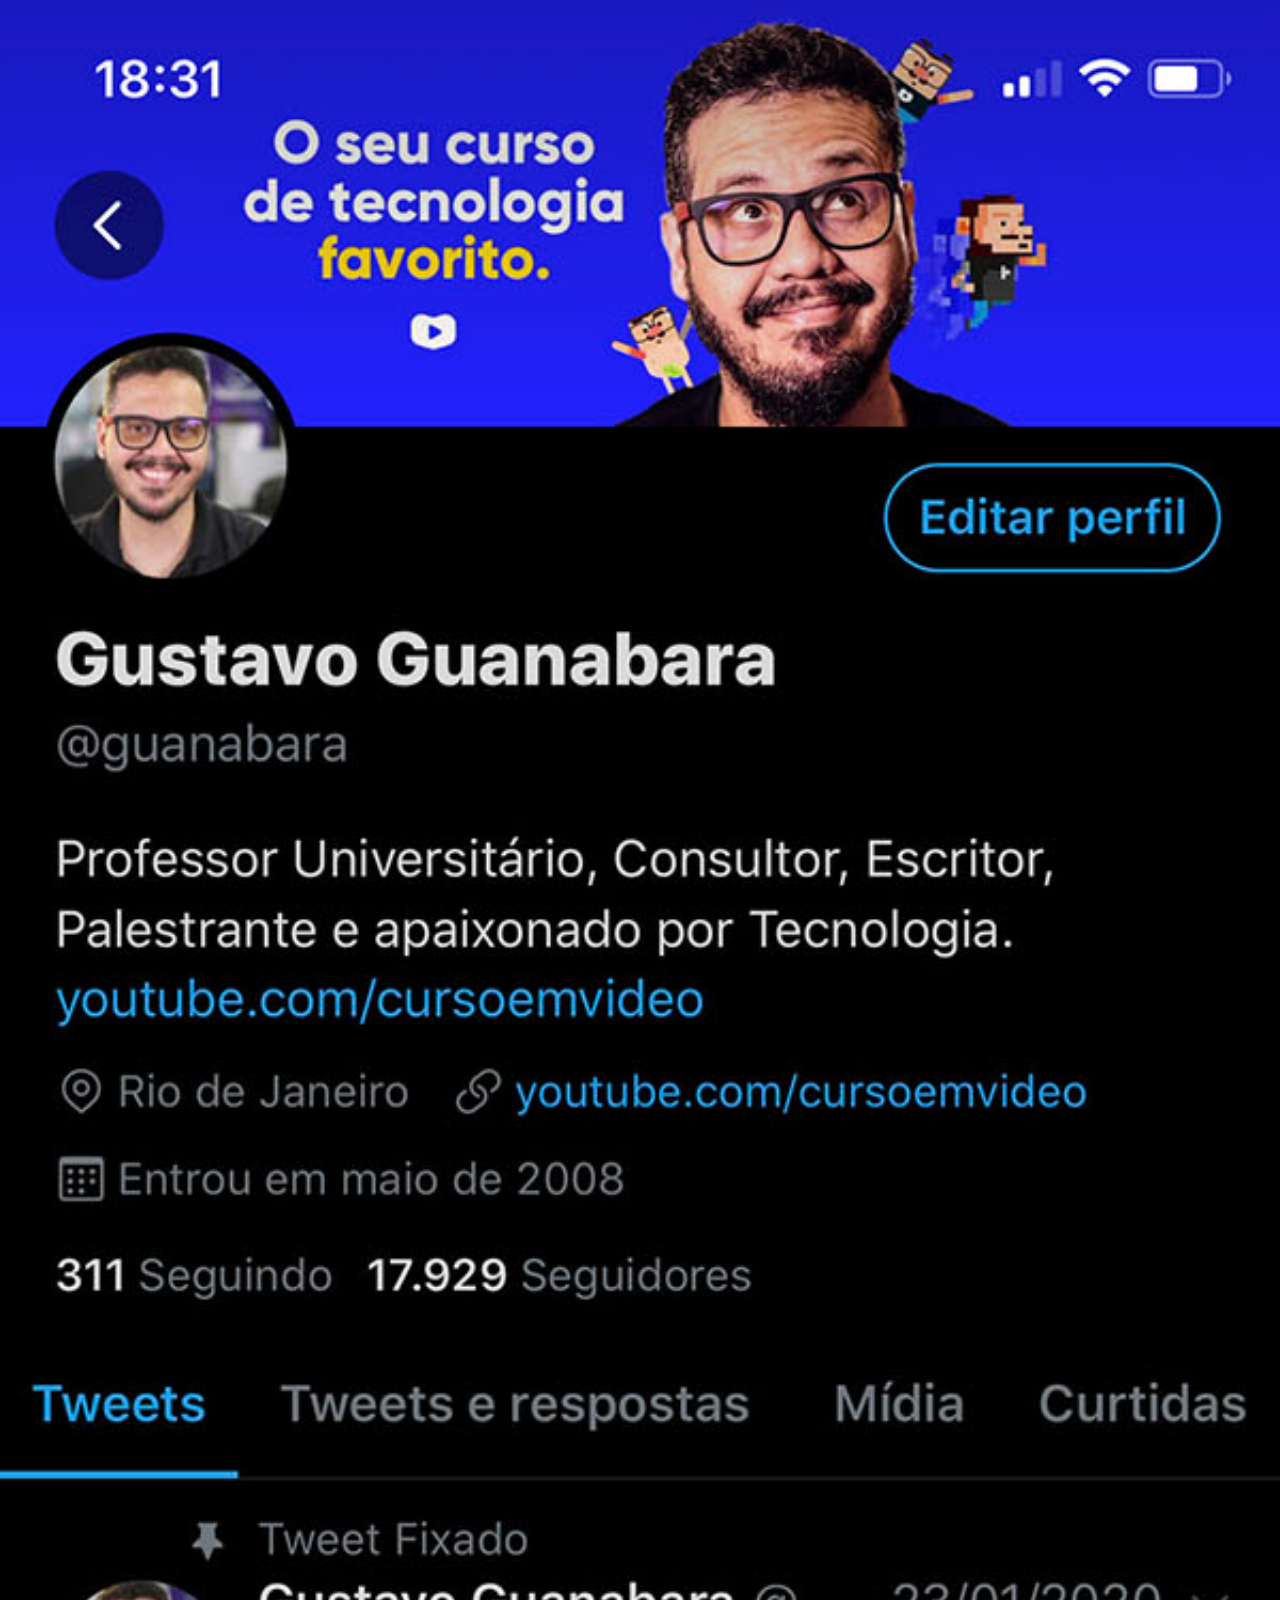
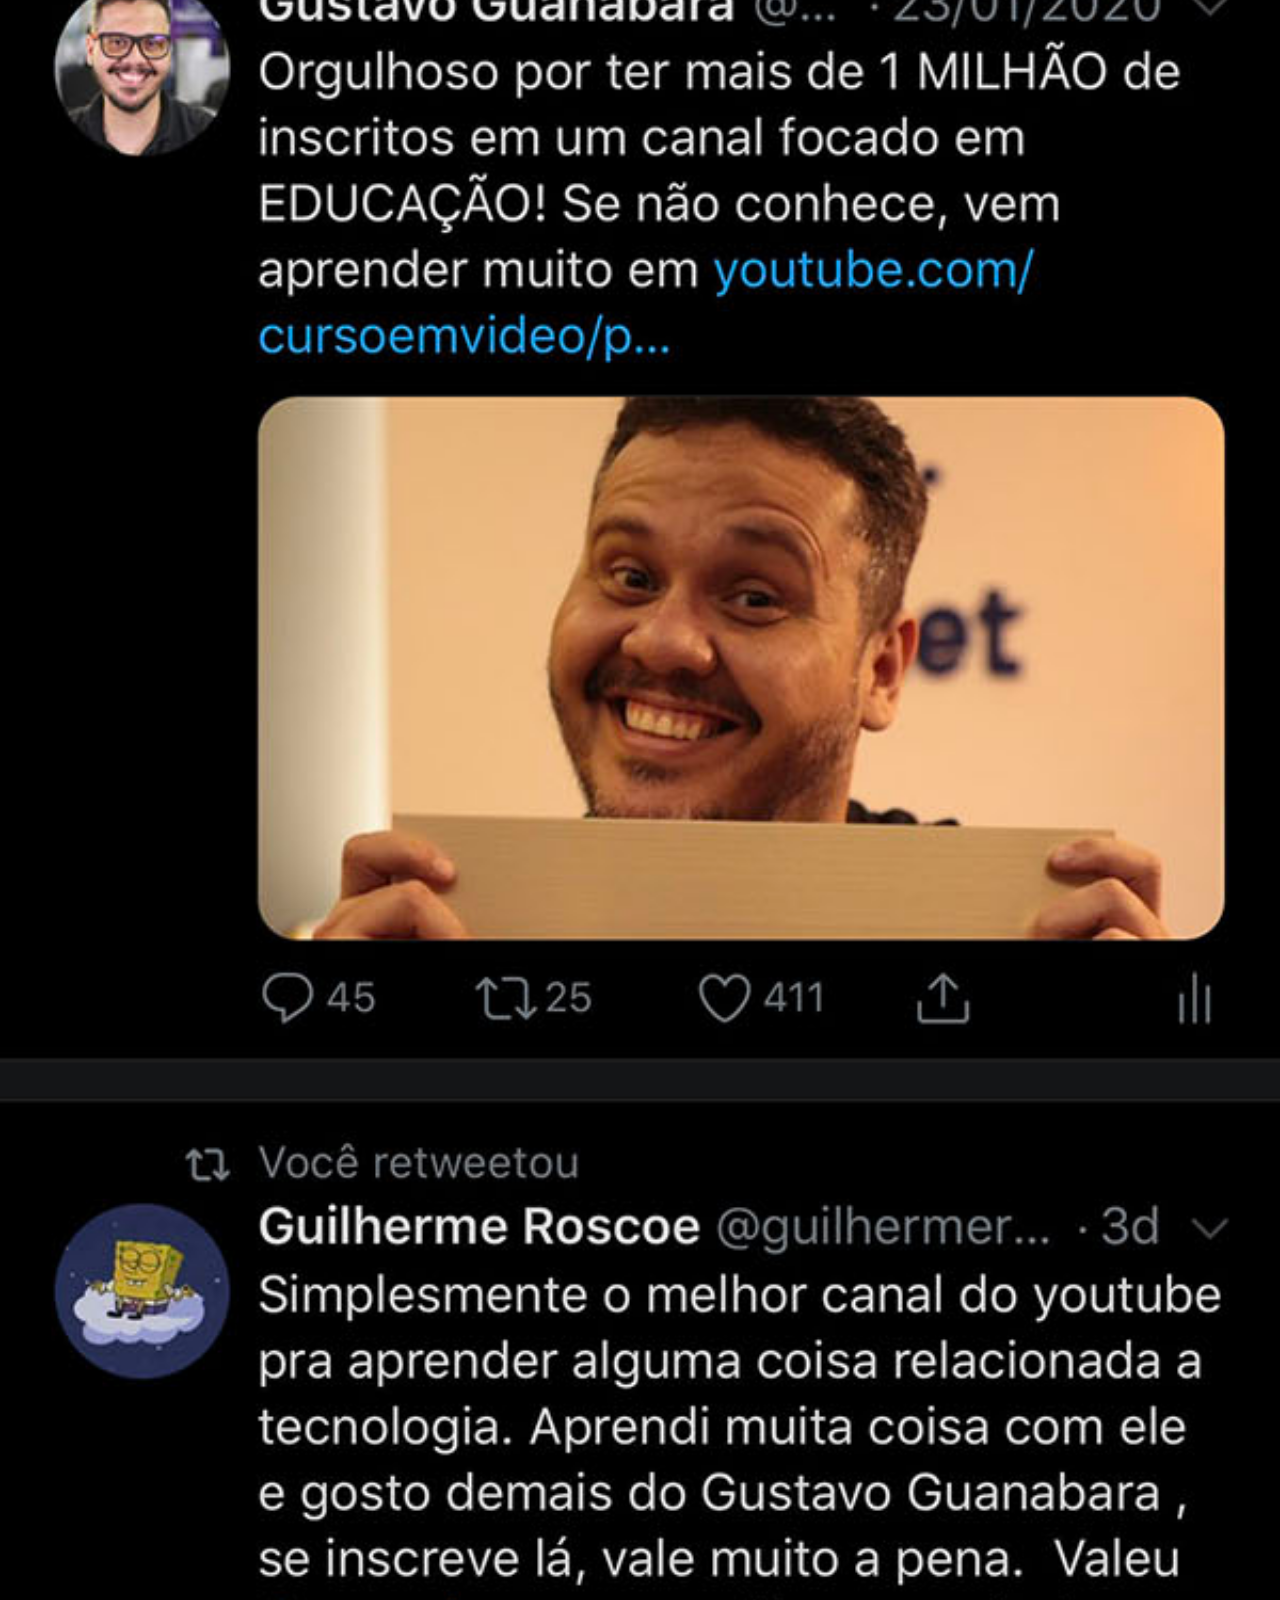
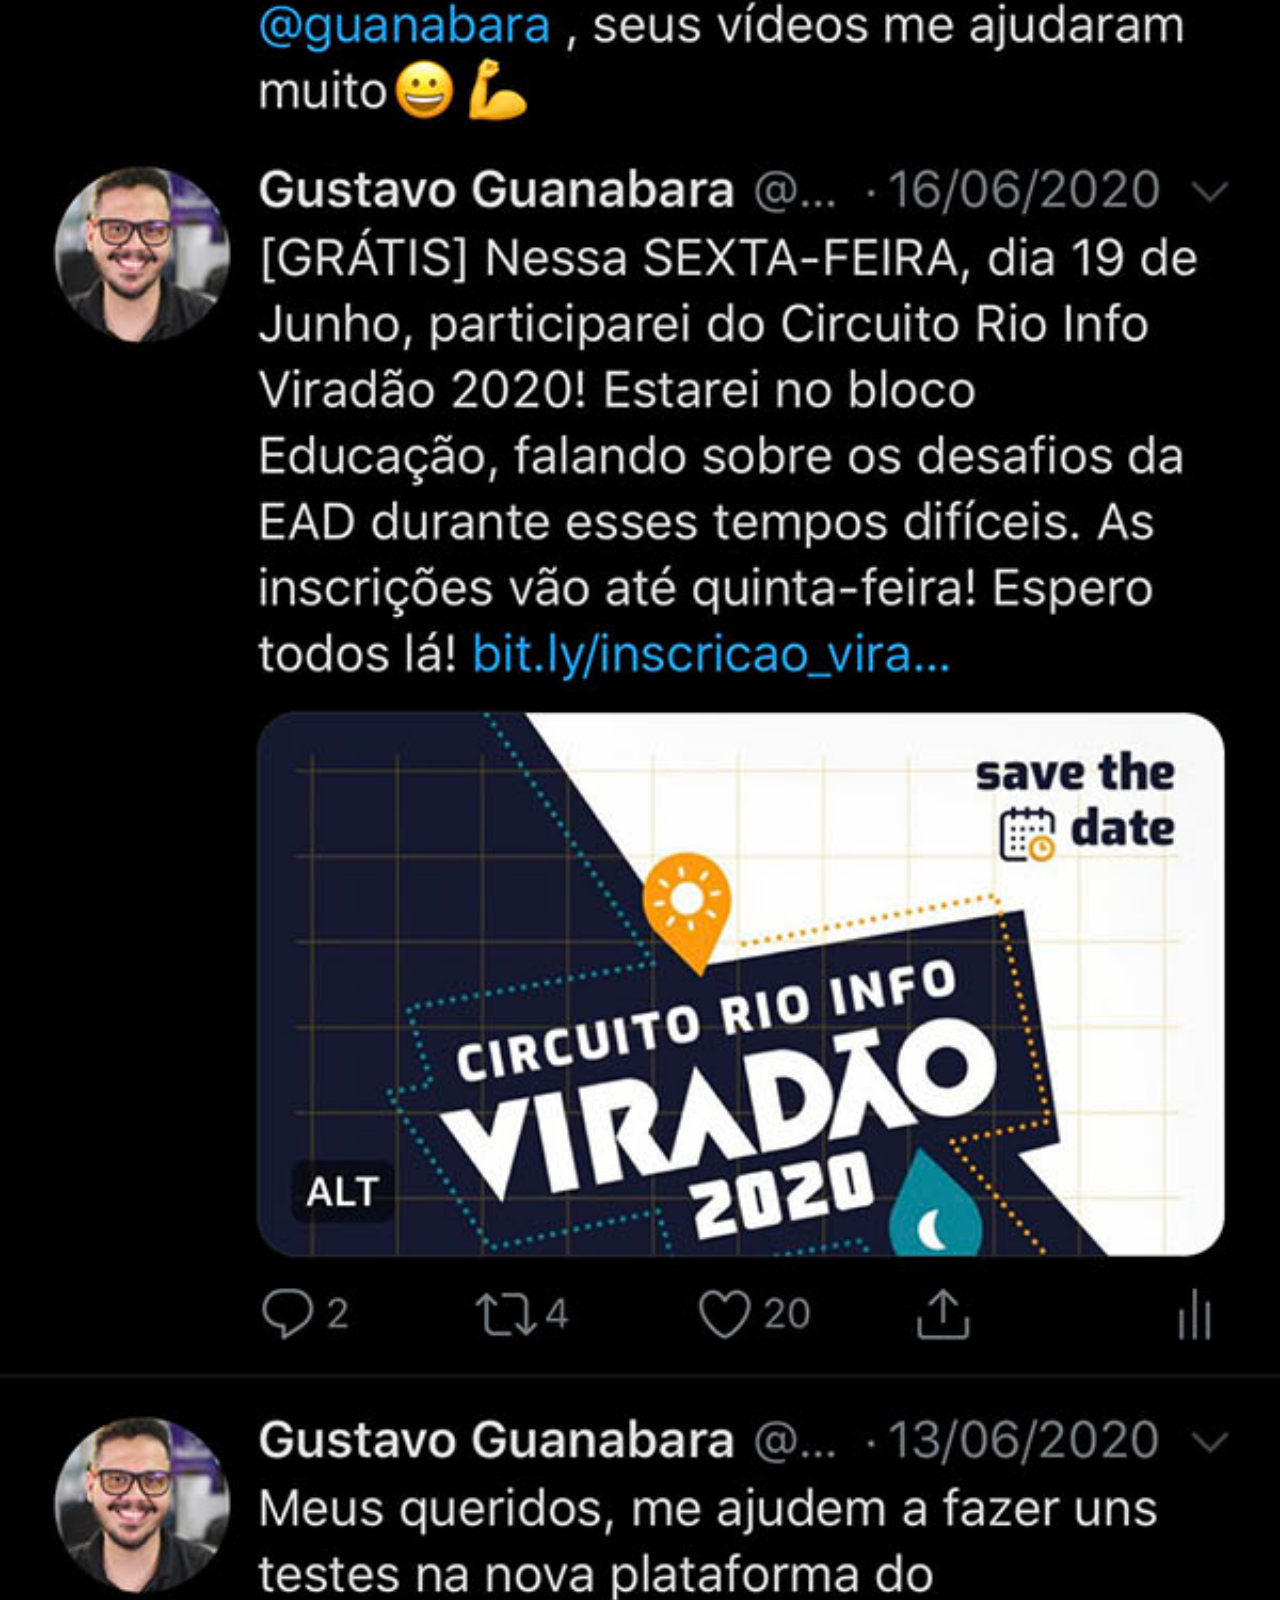
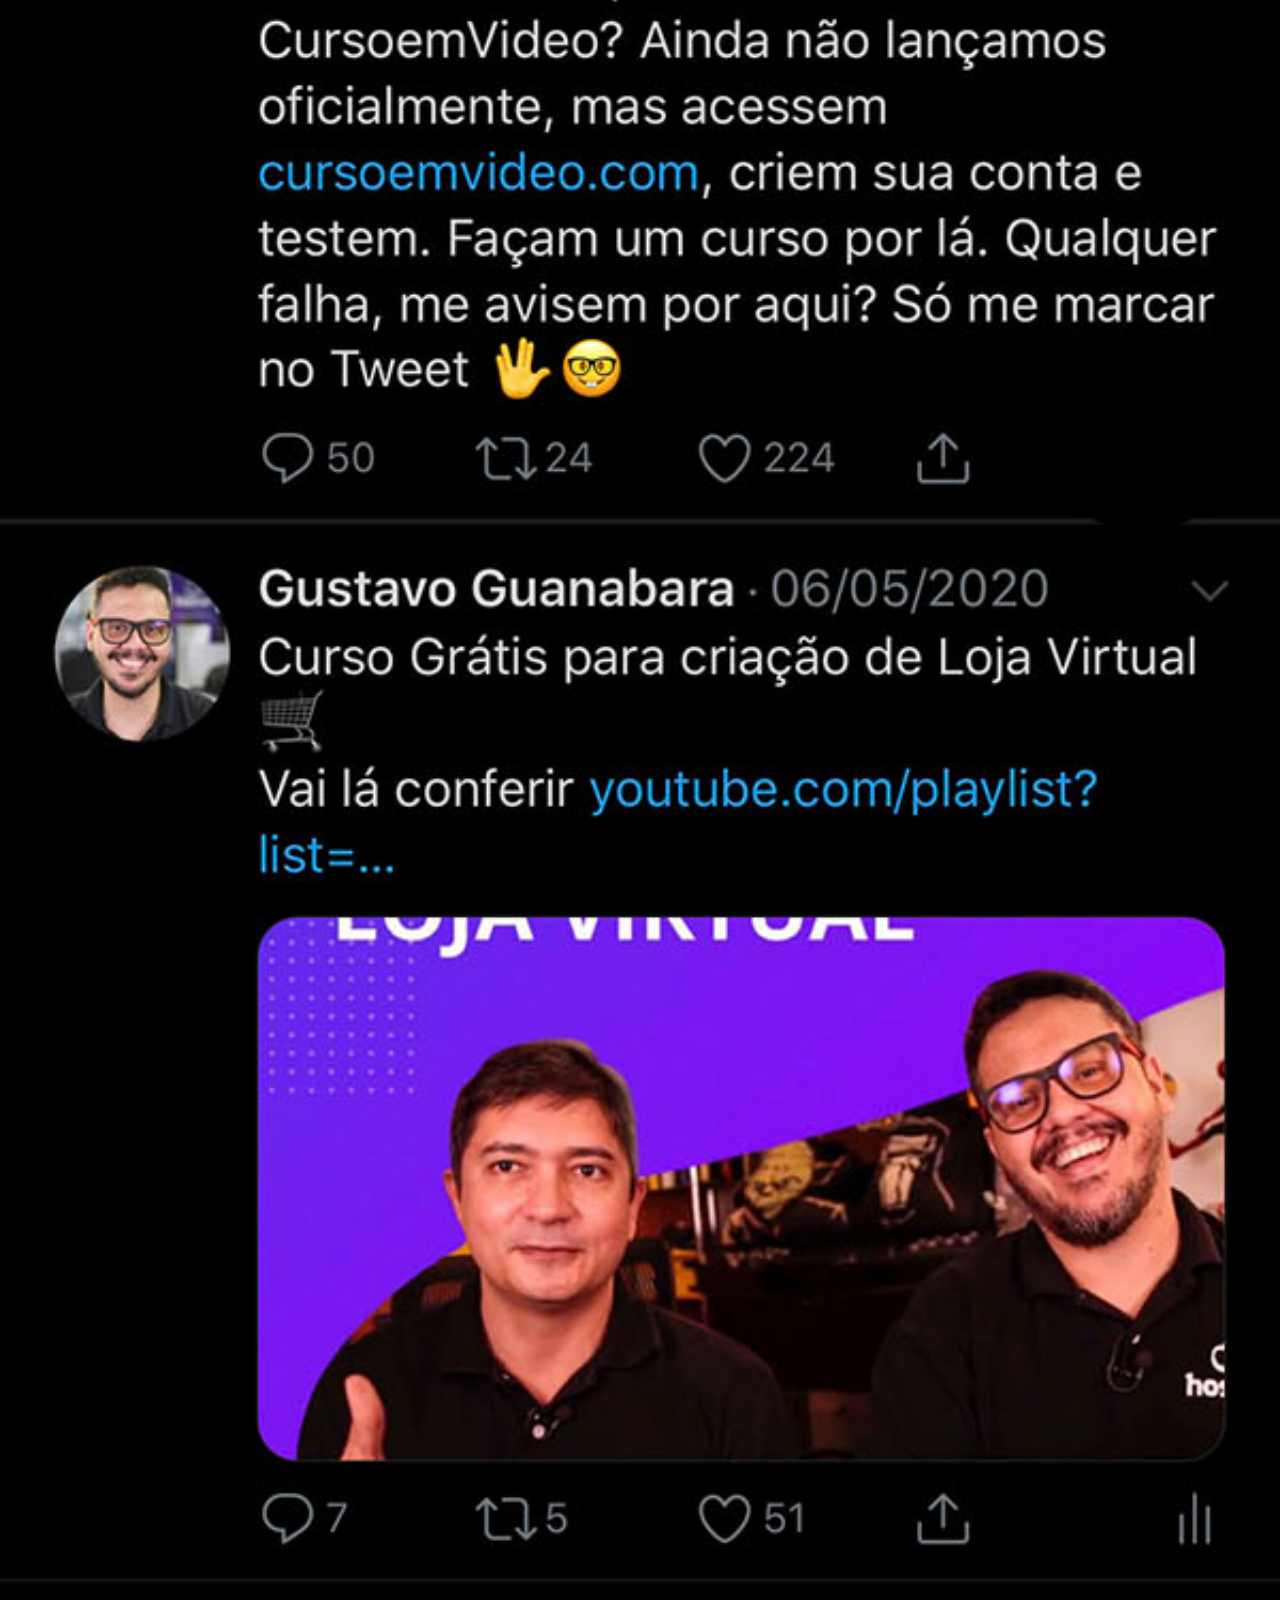
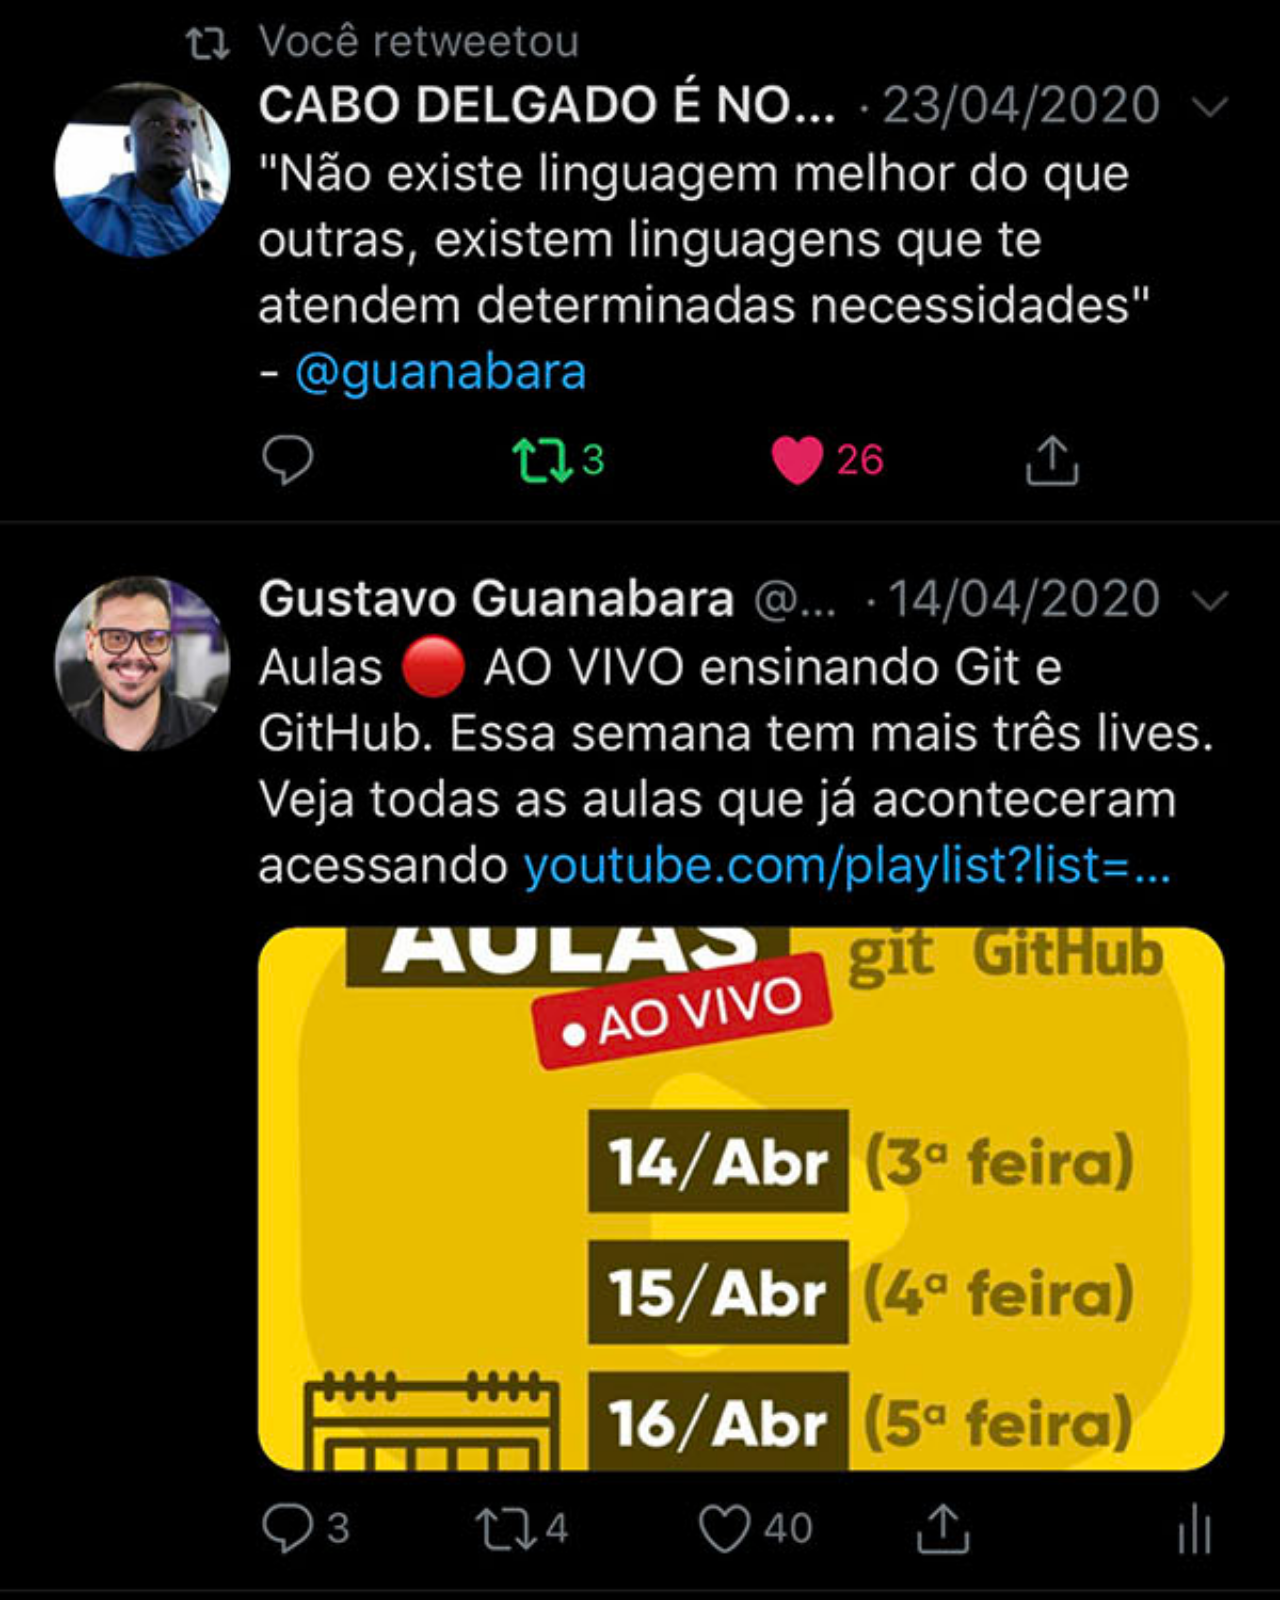
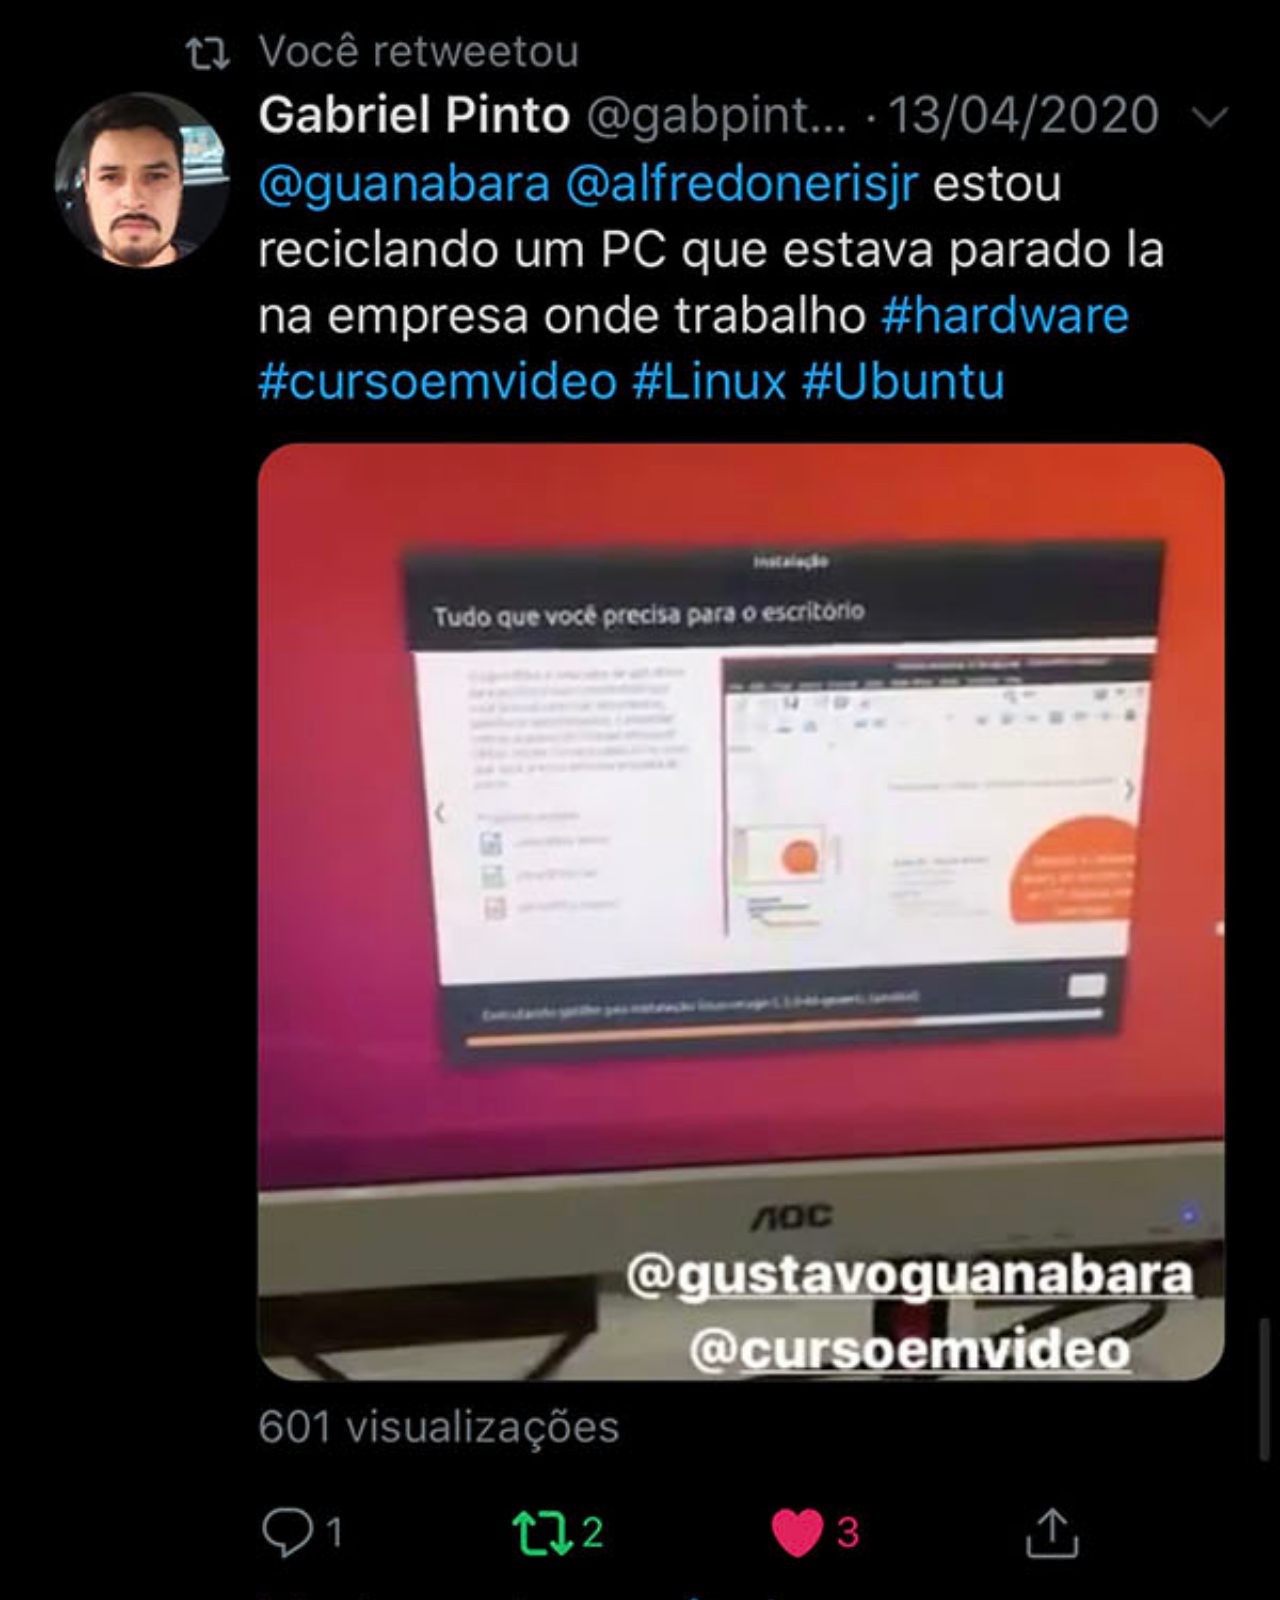
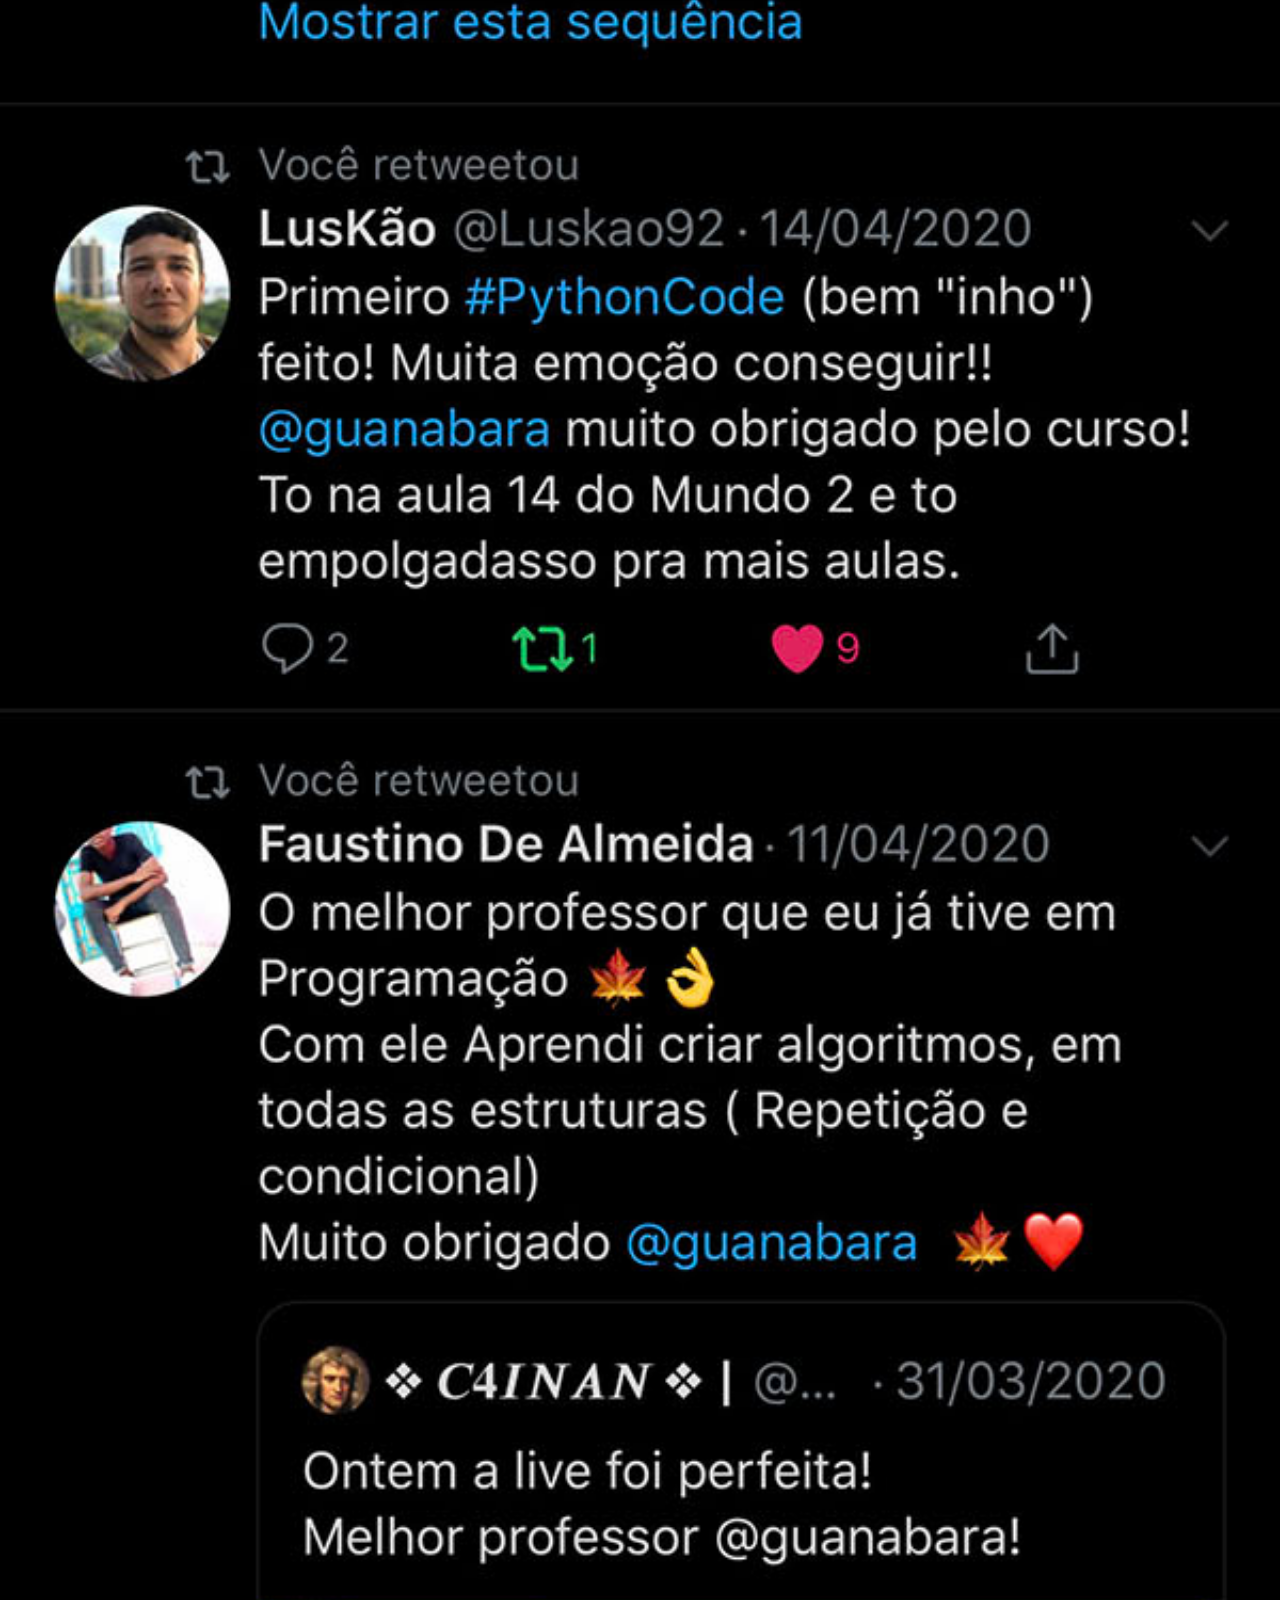
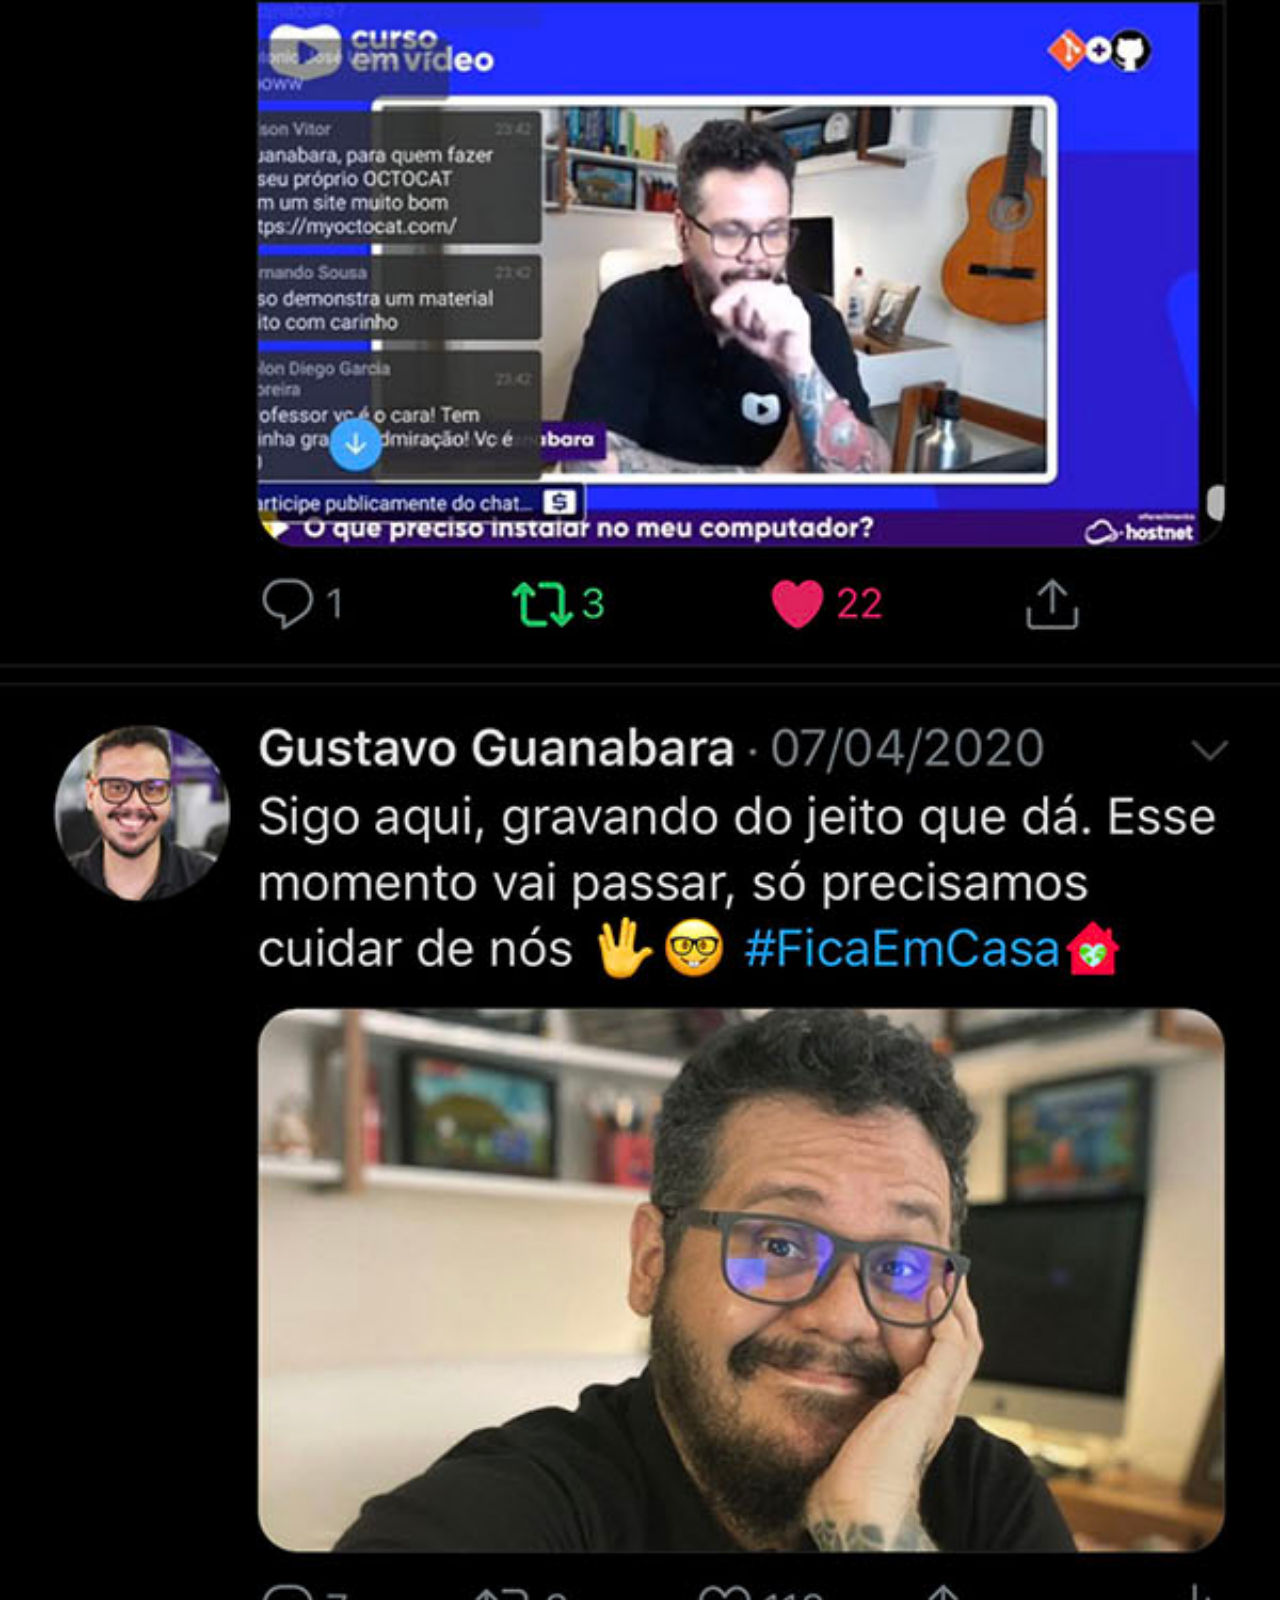
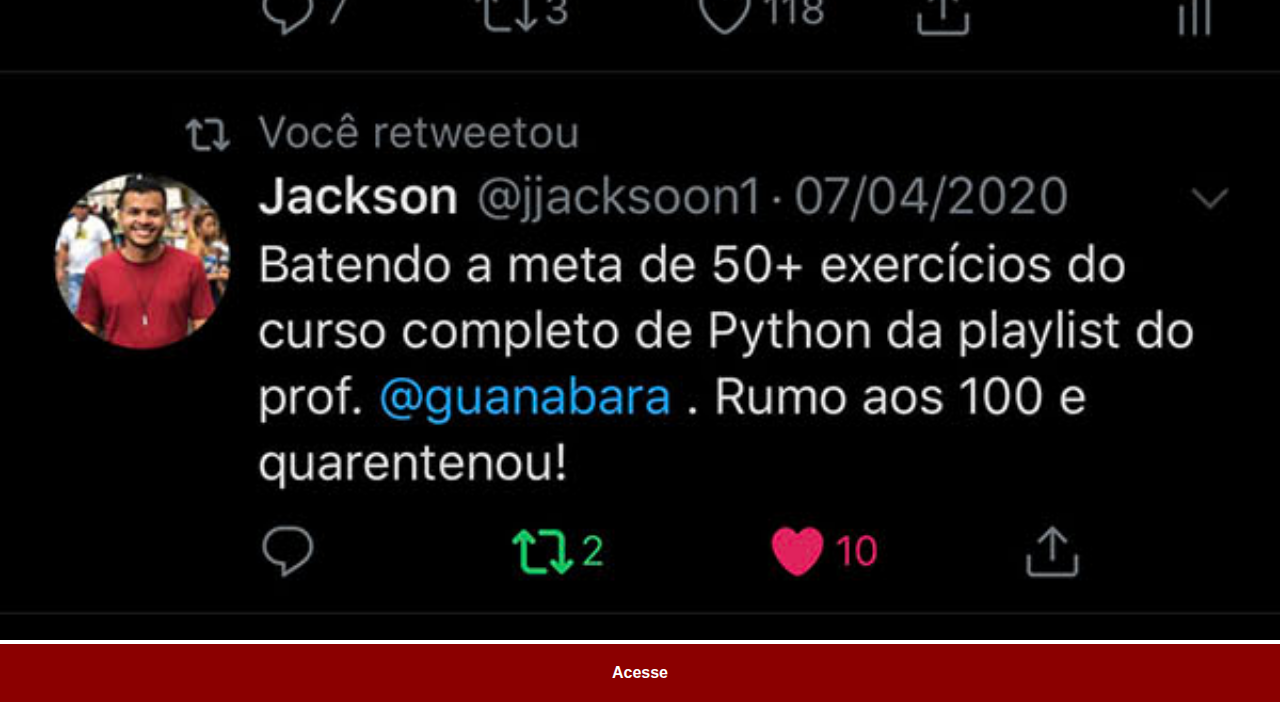
<file: pages/twitter.html>
<!DOCTYPE html>
<html lang="pt-br">
<head>
    <meta charset="UTF-8">
    <meta name="viewport" content="width=device-width, initial-scale=1.0">
    <title>twitter</title>
    <link rel="stylesheet" href="../styles/social.css">
</head>
<body>
    <img src="../assets/imagens/tela-twitter.jpg" alt="twitter">
    <a href="https://twitter.com/guanabara" target="_blank">Acesse</a>
</body>
</html>
</file>
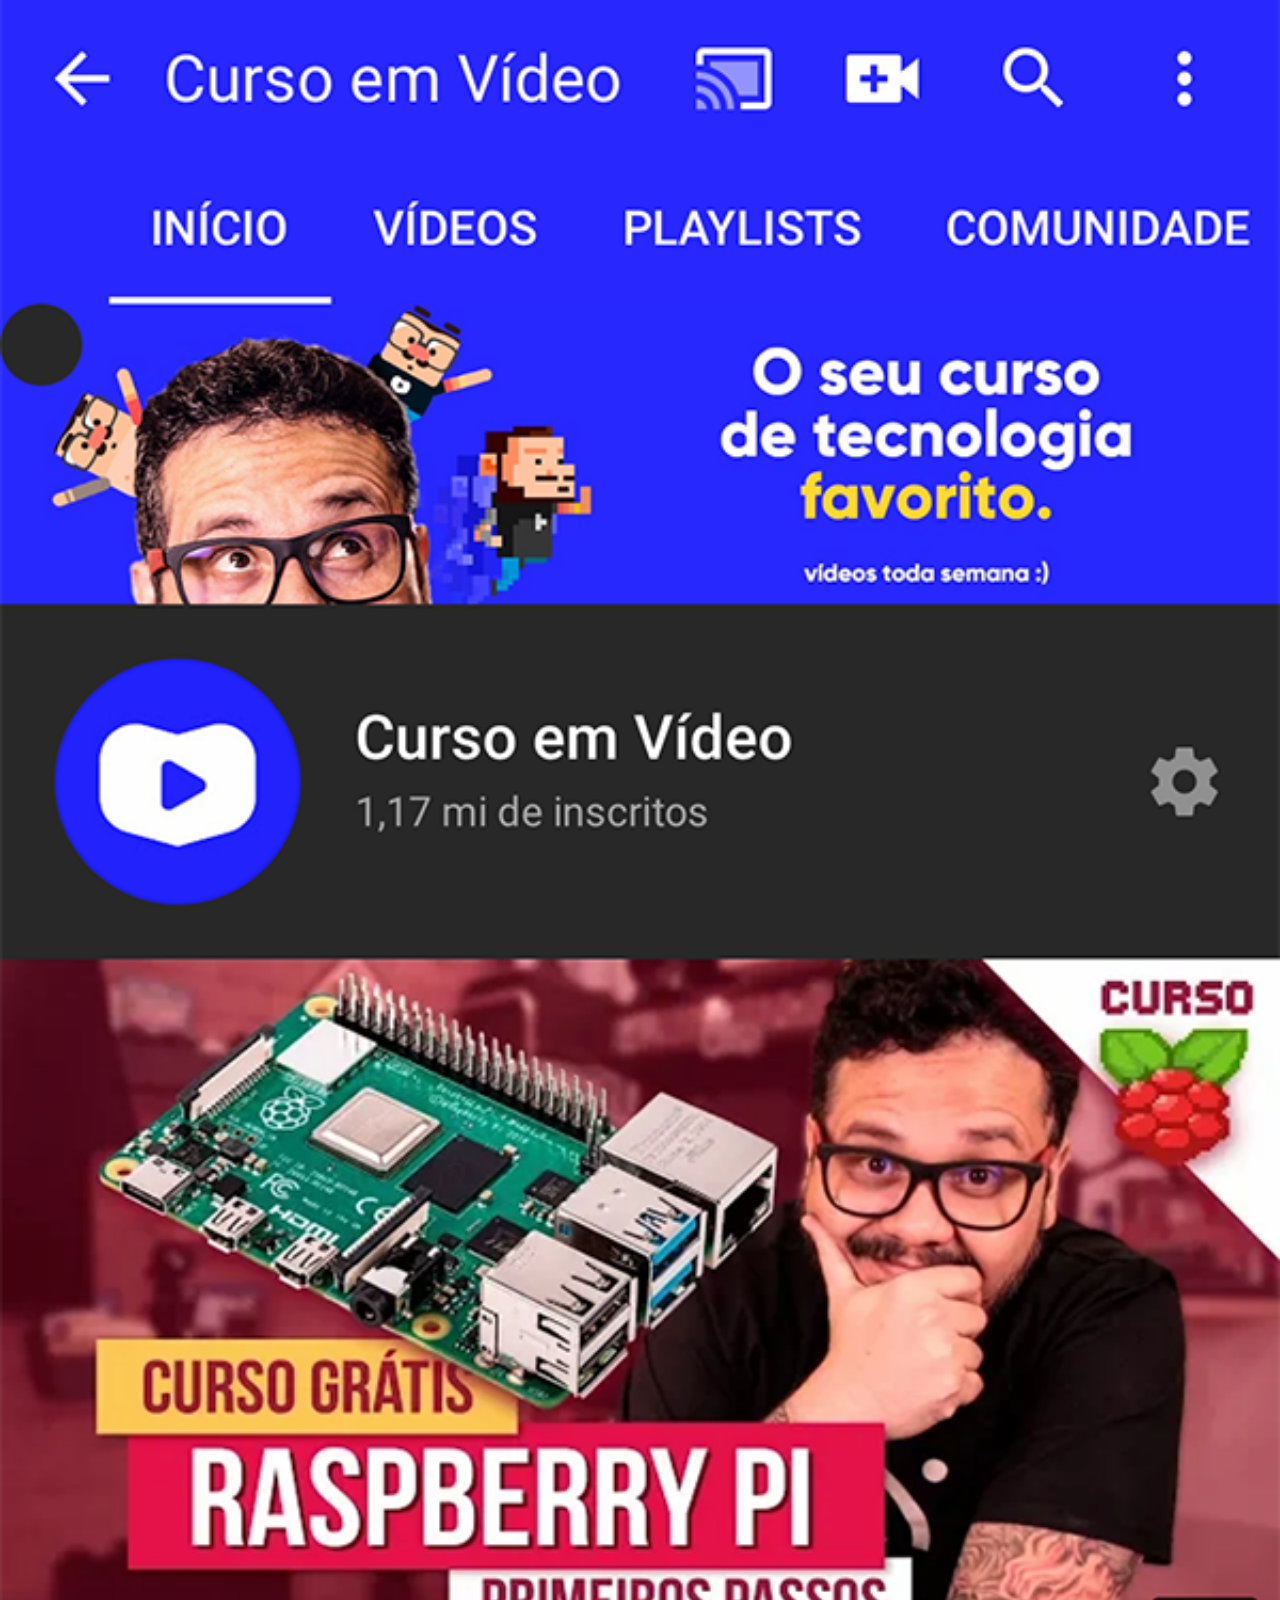
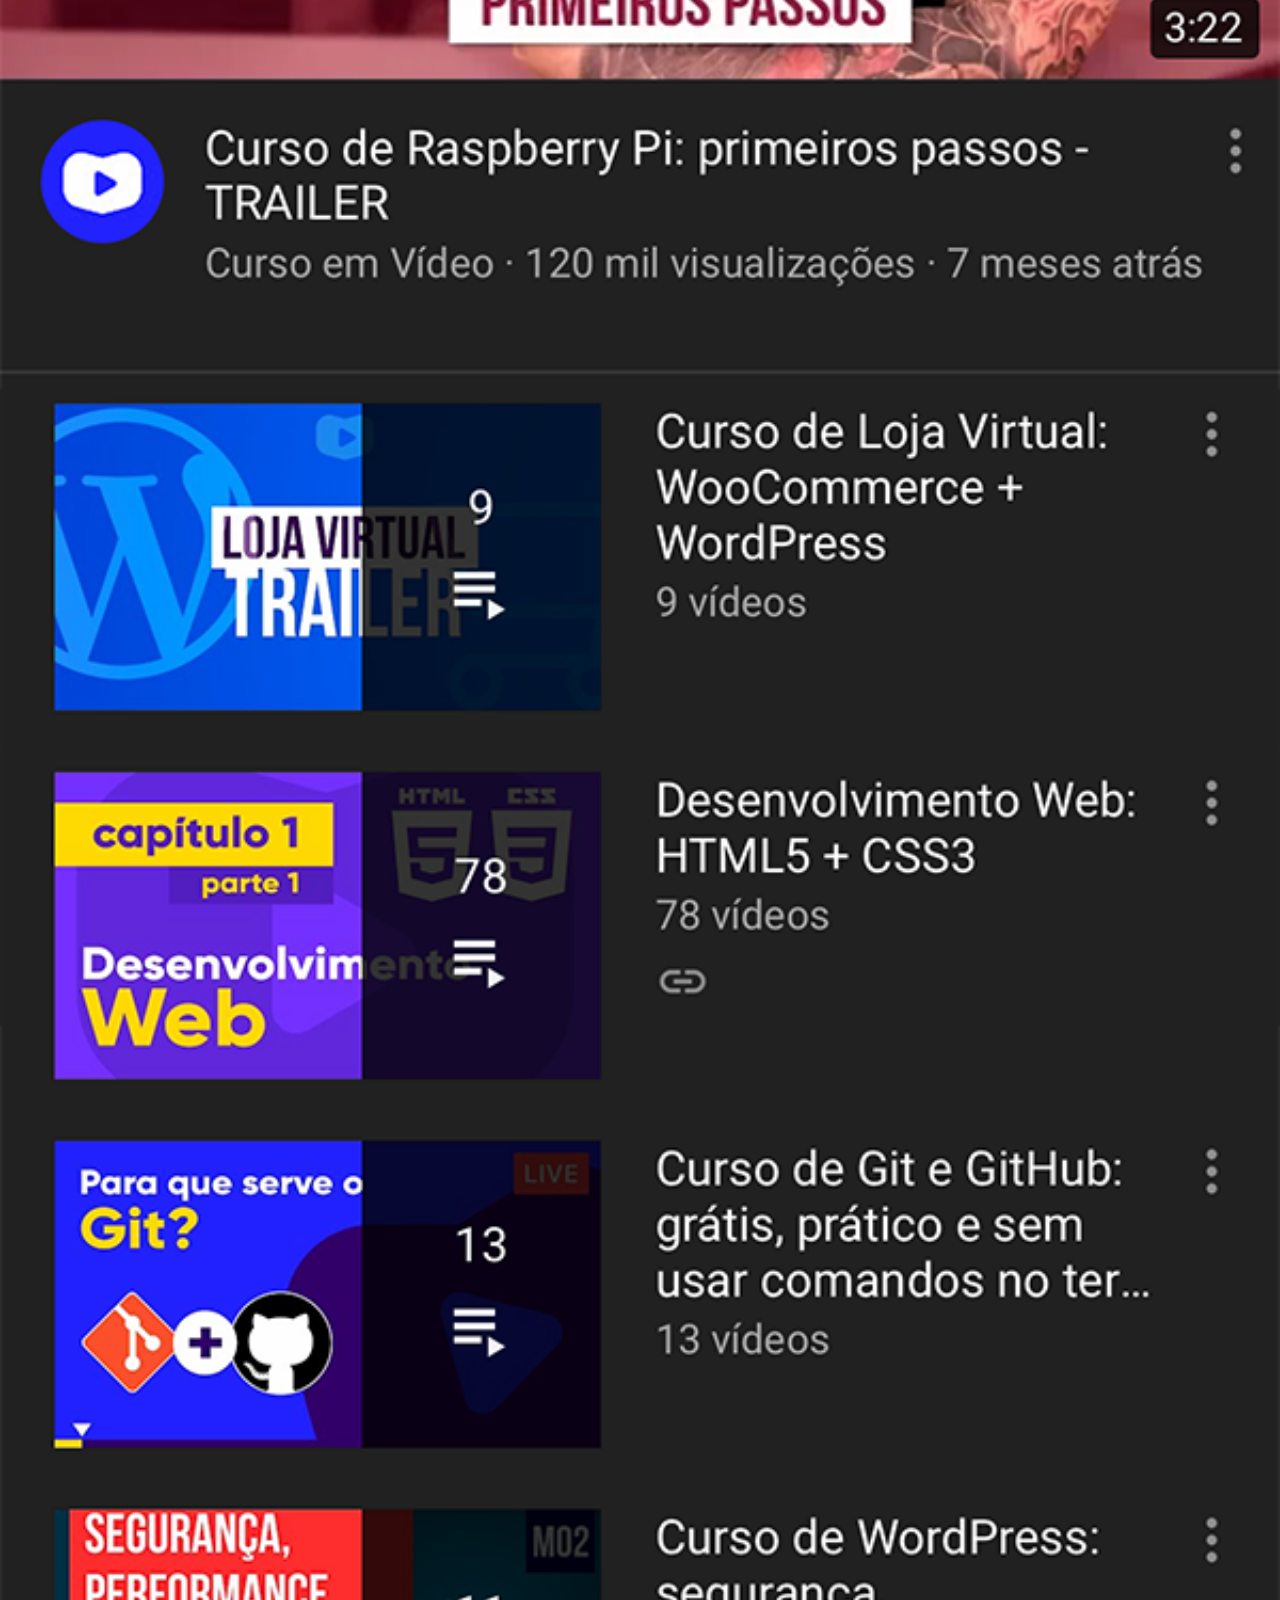
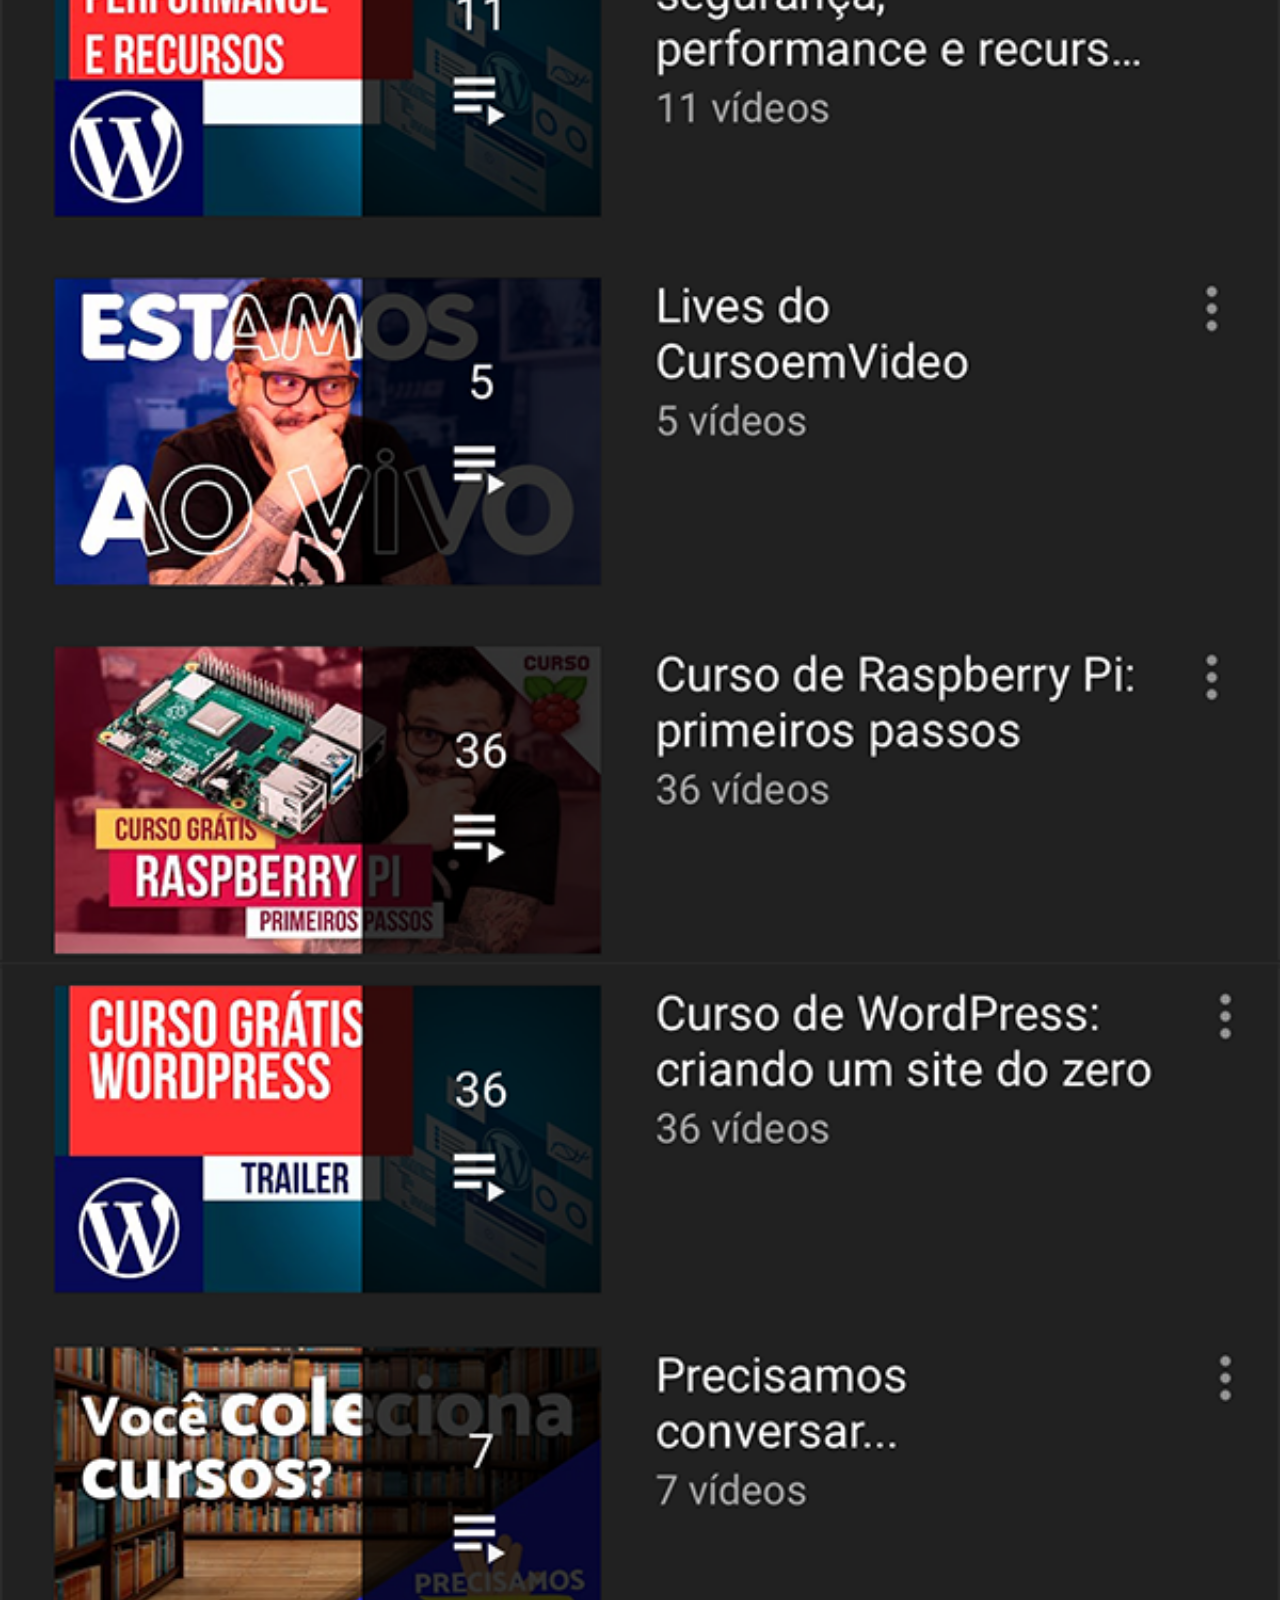
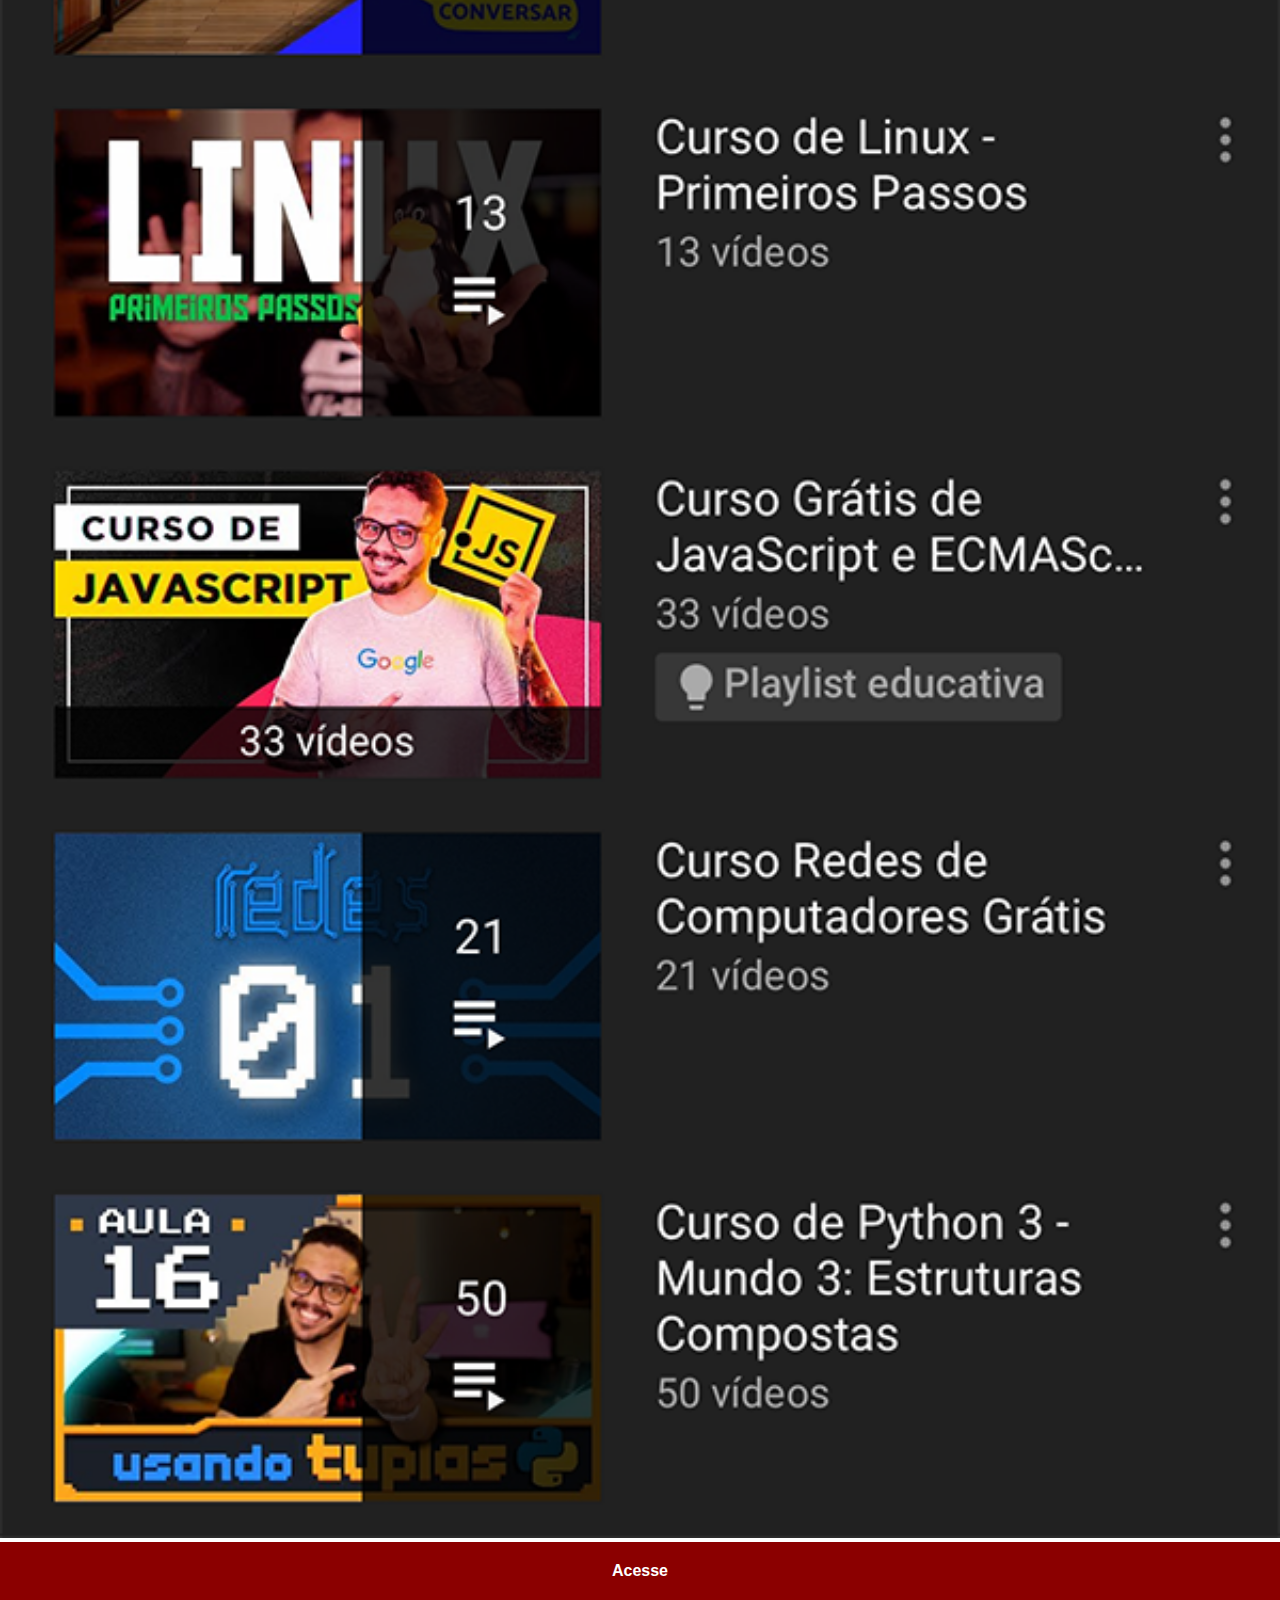
<file: pages/youtube.html>
<!DOCTYPE html>
<html lang="pt-br">
<head>
    <meta charset="UTF-8">
    <meta name="viewport" content="width=device-width, initial-scale=1.0">
    <title>youtube</title>
    <link rel="stylesheet" href="../styles/social.css">
</head>
<body>
    <img src="../assets/imagens/tela-youtube.png" alt="youtube">
    <a href="https://www.youtube.com/users/cursoemvideo/playlists" target="_blank">Acesse</a>
</body>
</html>
</file>
<file: styles/style.css>
@charset "UTF 8";

*{
    margin: 0px;
    padding: 0px;
    font-family: Arial, Helvetica, sans-serif;
}

html, body{
    height: 100vh;
    width: 100vw;
    background-color: black;
}

body{
    background: url(../assets/imagens/fundo-madeira.jpg) no-repeat top center fixed;
    background-size: cover;
}

main{
    position: relative;
    height: 100vh;
}

section#telefone{
    position: absolute;
    top: 50%;
    left: 50%;
    transform: translate(-50%, -50%);

    height: 627px;
    width: 311px;
    background: url(../assets/imagens/frame-iphone.png) no-repeat;
}

section#redes-sociais{
    text-align: right;
}

section#redes-sociais img{
    width: 50px;
    margin: 10px;
    border-radius: 50%;
    box-shadow: 2px 2px 5px rgba(0, 0, 0, 0.432);
    box-sizing: border-box;
    transition: .5s, border .8s;
}

section#redes-sociais img:hover{
    border: 2px solid rgba(255, 255, 255, 0.61);
    transform: translate(-2px, -2px);
    box-shadow: 5px 5px 10px rgba(0, 0, 0, 0.432);
}

iframe#tela{
    position: relative;
    top: 80px;
    left: 22px;
    width: 267px;
    height: 471px;
}
</file>
<file: styles/social.css>
@charset "UTF 8";

*{
    margin: 0px;
    padding: 0px;
    font-family: Arial, Helvetica, sans-serif;
}

::-webkit-scrollbar{
    width: 0px;
}

img{
    width: 100vw;
}

a{
    display: block;
    background-color: darkred;
    padding: 20px;
    text-align: center;
    font-weight: bolder;
    text-decoration: none;
    color: white;
    transition: .3s;
}

a:hover{
    background-color: red;
}
</file>
